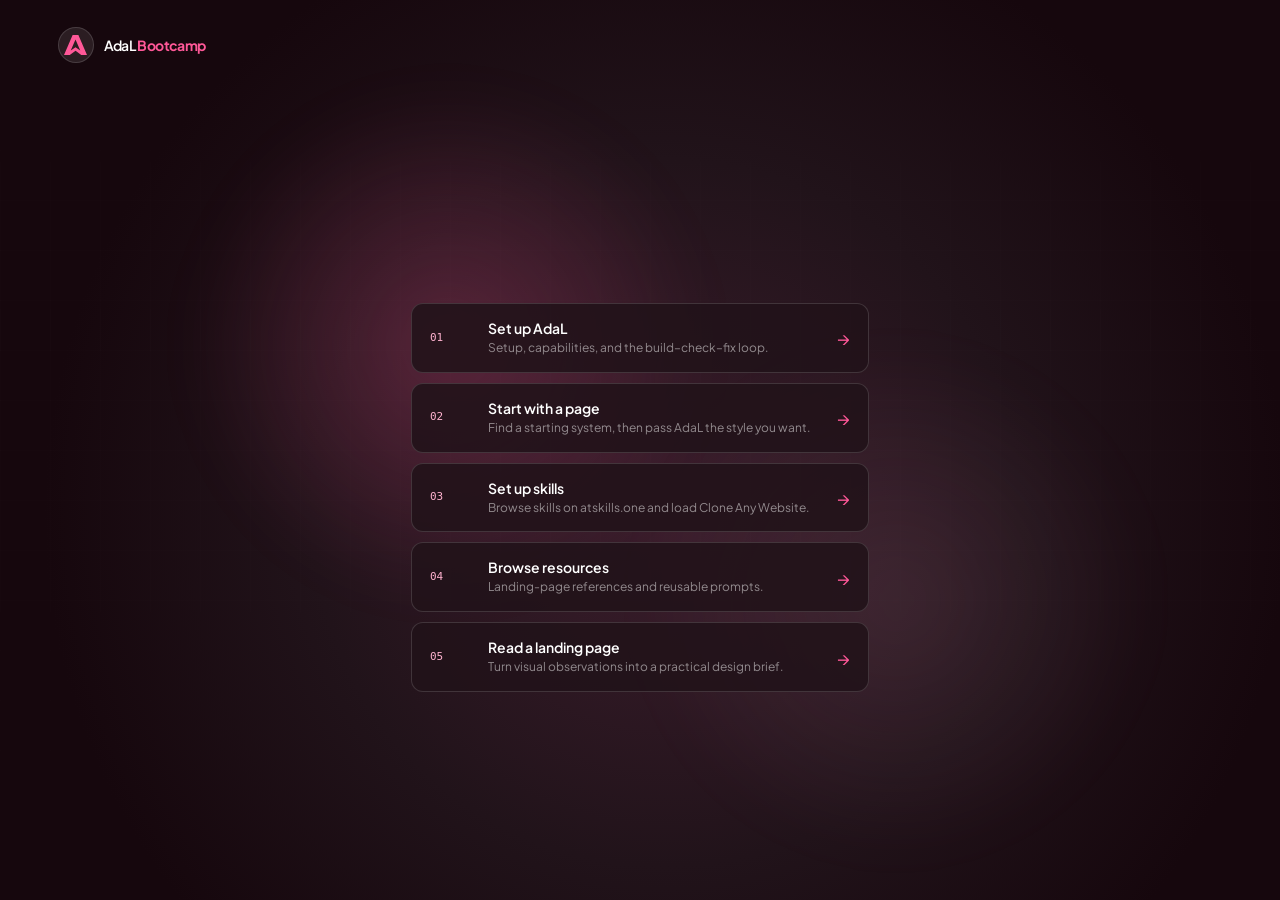
<file: index.html>
<!doctype html>
<html lang="en">
<head>
  <meta charset="UTF-8">
  <meta name="viewport" content="width=device-width, initial-scale=1.0">
  <meta name="description" content="AdaL Bootcamp is a practical class for designing, checking, and shipping AI-assisted landing pages.">
  <title>AdaL Bootcamp — Landing Page Design</title>
  <link rel="stylesheet" href="landing.css">
  <script src="landing.js" defer></script>
</head>
<body>
  <main class="landing-shell" id="top">
    <div class="backdrop" aria-hidden="true">
      <div class="backdrop__glow backdrop__glow--pink"></div>
      <div class="backdrop__glow backdrop__glow--green"></div>
      <div class="backdrop__grid"></div>
    </div>

    <header class="site-header">
      <a class="brand" href="#top" aria-label="AdaL Bootcamp home">
        <span class="brand__mark"><img src="assets/adal-logo.svg" alt=""></span>
        <span>AdaL <strong>Bootcamp</strong></span>
      </a>


    </header>

    <section class="class-picker" id="class-sections">
      <div class="section-list reveal" style="--delay: 240ms">
        <a class="section-card" target="_blank" rel="noopener" href="slides/01-setup.html"><span class="section-number">01</span><span><strong>Set up AdaL</strong><small>Setup, capabilities, and the build–check–fix loop.</small></span><span class="section-arrow">→</span></a>
        <a class="section-card" target="_blank" rel="noopener" href="slides/03-two-ways.html"><span class="section-number">02</span><span><strong>Start with a page</strong><small>Find a starting system, then pass AdaL the style you want.</small></span><span class="section-arrow">→</span></a>
        <a class="section-card" target="_blank" rel="noopener" href="slides/04-skills-setup.html"><span class="section-number">03</span><span><strong>Set up skills</strong><small>Browse skills on atskills.one and load Clone Any Website.</small></span><span class="section-arrow">→</span></a>
        <a class="section-card" target="_blank" rel="noopener" href="slides/04-resources.html"><span class="section-number">04</span><span><strong>Browse resources</strong><small>Landing-page references and reusable prompts.</small></span><span class="section-arrow">→</span></a>
        <a class="section-card" target="_blank" rel="noopener" href="slides/05-read-a-landing-page.html"><span class="section-number">05</span><span><strong>Read a landing page</strong><small>Turn visual observations into a practical design brief.</small></span><span class="section-arrow">→</span></a>
      </div>

    </section>
  </main>
</body>
</html>
</file>
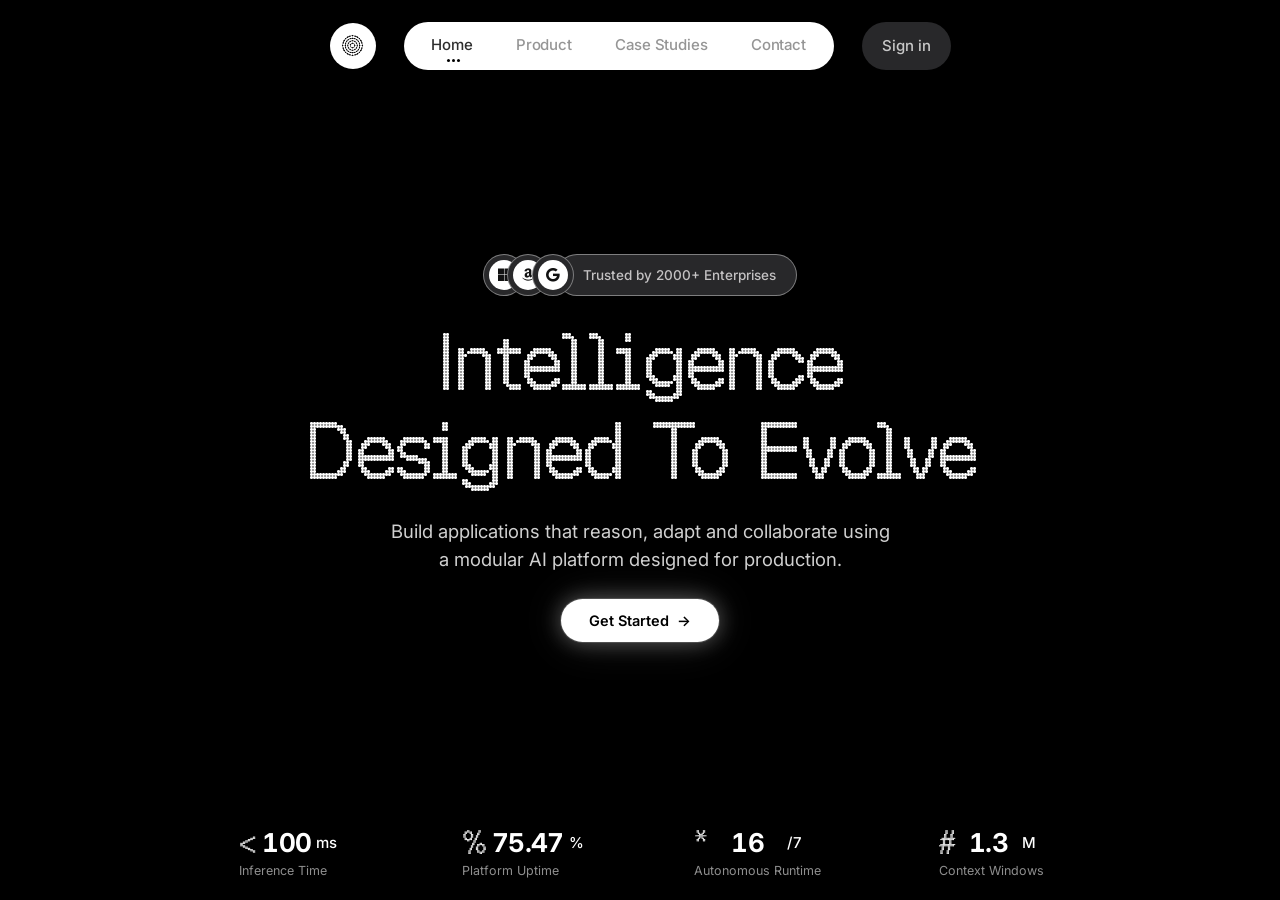
<file: class-demo/index.html>
<!doctype html>
<html lang="en">
<head>
  <meta charset="UTF-8">
  <meta name="viewport" content="width=device-width, initial-scale=1.0">
  <meta name="theme-color" content="#000000">
  <title>Intelligence Designed To Evolve</title>
  <link rel="icon" href="data:image/svg+xml,%3Csvg xmlns='http://www.w3.org/2000/svg' viewBox='0 0 64 64'%3E%3Ccircle cx='32' cy='32' r='30' fill='white'/%3E%3Ccircle cx='32' cy='32' r='12' fill='black'/%3E%3C/svg%3E">
  <link rel="preconnect" href="https://fonts.googleapis.com">
  <link rel="preconnect" href="https://fonts.gstatic.com" crossorigin>
  <link href="https://fonts.googleapis.com/css2?family=Inter:wght@400;500;600&display=swap" rel="stylesheet">
  <link href="https://db.onlinewebfonts.com/c/8cb707a9b8a73f8a7403336b861c3074?family=BubbledotICG-FinePos" rel="stylesheet">
  <link href="https://cdnjs.cloudflare.com/ajax/libs/font-awesome/6.5.2/css/all.min.css" rel="stylesheet" integrity="sha512-SnH5WK+bZxgPHs44uWIX+LLJAJ9/2PkPKZ5QiAj6Ta86w+fsb2TkcmfRyVX3pBnMFcV7oQPJkl9QevSCWr3W6A==" crossorigin="anonymous">
  <link rel="stylesheet" href="styles.css">
</head>
<body>
  <div class="bg" aria-hidden="true">
    <video class="bg-video" autoplay muted loop playsinline>
      <source src="https://d8j0ntlcm91z4.cloudfront.net/user_38xzZboKViGWJOttwIXH07lWA1P/hf_20260809_012548_ef22562c-c0ae-4816-ad9d-f8922af4e6a7.mp4" type="video/mp4">
    </video>
  </div>
  <div class="page">
    <header class="site-header anim" style="--d:.05s">
      <a class="logo" href="#top" aria-label="GLMFlash home"><img src="assets/logo.webp" alt="" width="52" height="52"></a>
      <nav class="desktop-nav" aria-label="Primary navigation">
        <a class="active" href="#top" aria-current="page">Home</a><a href="#product">Product</a><a href="#proof">Case Studies</a><a href="#contact">Contact</a>
      </nav>
      <a class="sign-in desktop-sign-in" href="#contact">Sign in</a>
      <button class="menu-toggle" type="button" aria-label="Open menu" aria-expanded="false" aria-controls="mobile-menu"><span></span><span></span><span></span></button>
    </header>
    <div class="menu-overlay" data-menu-close hidden></div>
    <nav class="mobile-menu" id="mobile-menu" aria-label="Mobile navigation" hidden>
      <a class="active" href="#top" aria-current="page">Home</a><a href="#product">Product</a><a href="#proof">Case Studies</a><a href="#contact">Contact</a><a class="mobile-sign-in" href="#contact">Sign in</a>
    </nav>
    <main id="top" class="hero">
      <div class="trust anim" style="--d:.05s" id="proof"><div class="avatars" aria-label="Trusted by Microsoft, Amazon, and Google"><span class="avatar"><i class="fa-brands fa-microsoft"></i></span><span class="avatar"><i class="fa-brands fa-amazon"></i></span><span class="avatar"><i class="fa-brands fa-google"></i></span></div><span class="trust-pill">Trusted by 2000+ Enterprises</span></div>
      <h1 class="headline"><span>Intelligence</span><span>Designed To Evolve</span></h1>
      <p class="subhead anim" style="--d:.28s" id="product">Build applications that reason, adapt and collaborate using a modular AI platform designed for production.</p>
      <a class="cta anim" style="--d:.4s" href="#contact">Get Started <span aria-hidden="true">→</span></a>
    </main>
    <footer class="stats" id="contact" aria-label="Platform metrics">
      <div class="stat anim" style="--d:.5s"><span class="stat-icon">&lt;</span><strong data-target="120" data-decimals="0">0</strong><b>ms</b><small>Inference Time</small></div>
      <div class="stat anim" style="--d:.58s"><span class="stat-icon">%</span><strong data-target="99.99" data-decimals="2">0</strong><b>%</b><small>Platform Uptime</small></div>
      <div class="stat anim" style="--d:.66s"><span class="stat-icon">*</span><strong data-target="24" data-decimals="0">0</strong><b>/7</b><small>Autonomous Runtime</small></div>
      <div class="stat anim" style="--d:.74s"><span class="stat-icon">#</span><strong data-target="2.4" data-decimals="1">0</strong><b>M</b><small>Context Windows</small></div>
    </footer>
  </div>
  <script src="main.js"></script>
</body>
</html>
</file>
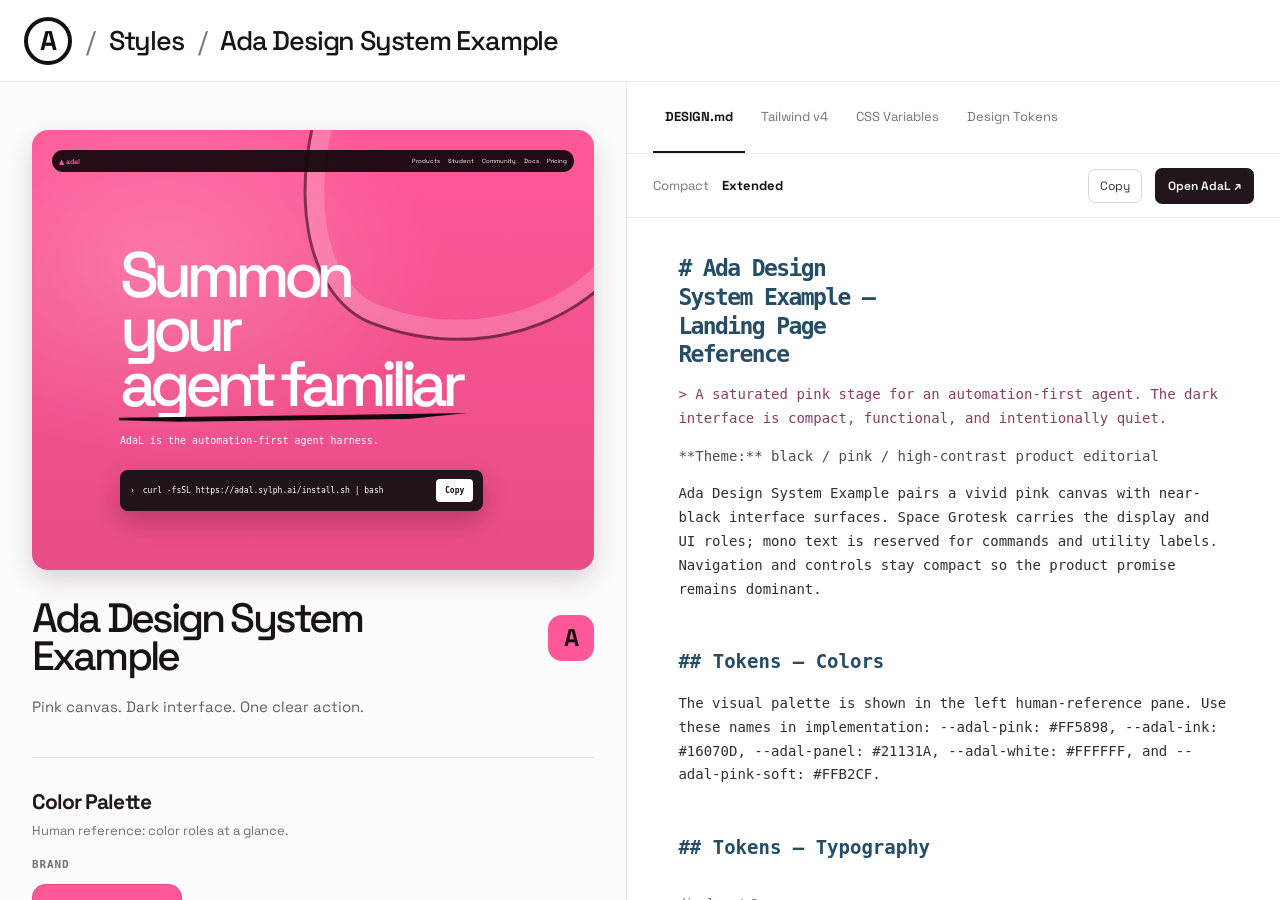
<file: adal-design-system-example.html>
<!doctype html>
<html lang="en">
<head>
  <meta charset="UTF-8">
  <meta name="viewport" content="width=device-width, initial-scale=1.0">
  <meta name="description" content="Class-only Ada Design System Example.">
  <title>Ada Design System Example — Design System Reference</title>
  <link rel="stylesheet" href="shared.css">
  <link rel="preconnect" href="https://fonts.googleapis.com">
  <link rel="preconnect" href="https://fonts.gstatic.com" crossorigin>
  <link href="https://fonts.googleapis.com/css2?family=Space+Grotesk:wght@400;500;600;700&display=swap" rel="stylesheet">
  <style>
    :root { --ink:#16070d; --panel:#21131a; --pink:#ff5898; --pink-soft:#ffb2cf; --cream:#fffafa; --line:#e9e6e7; --text:#191317; --muted:#746e72; --code:#274b65; --mono:"SF Mono",Menlo,Consolas,monospace; --sans:"Space Grotesk",system-ui,sans-serif; }
    * { box-sizing:border-box; } html,body { height:100%; } body { margin:0; overflow:hidden; background:var(--cream); color:var(--text); font-family:var(--sans); }
    button,a { font:inherit; } button { cursor:pointer; }
    .topbar { height:82px; display:flex; align-items:center; gap:14px; padding:0 24px; border-bottom:1px solid var(--line); background:#fff; font-size:27px; letter-spacing:-.045em; }.mark { display:grid; place-items:center; width:48px; height:48px; border:4px solid #111; border-radius:50%; color:#111; font-size:27px; font-weight:800; }.slash { color:#777; }.crumb { font-weight:500; }
    .app { display:grid; grid-template-columns:minmax(390px, 49%) minmax(480px, 51%); height:calc(100vh - 82px); }
    .preview-pane { overflow:auto; border-right:1px solid var(--line); background:#fcfbfb; }.preview-wrap { width:min(100% - 64px, 740px); margin:48px auto 70px; }.live-preview { position:relative; min-height:440px; overflow:hidden; padding:20px; border-radius:16px; background:radial-gradient(ellipse 75% 66% at 23% 30%,rgba(255,255,255,.2),transparent 66%),linear-gradient(180deg,#ff5898 0%,#e84d87 100%); color:#fff; box-shadow:0 10px 25px rgba(22,7,13,.16); }.live-preview::after { position:absolute; top:-30%; right:-11%; width:62%; aspect-ratio:1; border:3px solid rgba(22,7,13,.53); border-radius:49% 51% 63% 37% / 40% 42% 58% 60%; box-shadow:inset 0 0 0 18px rgba(255,255,255,.18); content:""; transform:rotate(21deg); }.preview-nav { position:relative; z-index:1; display:flex; align-items:center; justify-content:space-between; height:22px; padding:0 7px; border-radius:999px; background:rgba(22,7,13,.94); color:#fff; font-size:6px; }.preview-nav strong { color:var(--pink); font-size:7px; }.preview-nav span { display:flex; gap:8px; }.preview-body { position:relative; z-index:1; margin:76px 0 0 13%; }.preview-body h1 { max-width:8.5ch; margin:0; color:#fff; font-size:clamp(2.25rem, 5vw, 4.5rem); font-weight:500; line-height:.85; letter-spacing:-.095em; }.brush { position:relative; display:inline-block; }.brush::after { position:absolute; right:-2%; bottom:-.17em; left:-.02em; height:.14em; background:#16070d; clip-path:polygon(0 53%,73% 16%,100% 0,83% 66%,17% 96%,0 80%); content:""; }.preview-body p { max-width:29rem; margin:22px 0 0; color:#fff; font:500 10px/1.5 var(--mono); }.command { display:flex; align-items:center; gap:8px; width:min(80%,370px); min-height:41px; margin-top:22px; padding:0 10px; border-radius:8px; background:#21131a; box-shadow:0 10px 24px rgba(68,9,33,.3); color:#fff; font:500 8px var(--mono); }.command b { color:var(--pink-soft); }.command span { overflow:hidden; text-overflow:ellipsis; white-space:nowrap; }.command button { margin-left:auto; padding:7px 9px; border:0; border-radius:4px; background:#fff; color:#16070d; font-size:8px; font-weight:700; }
    .preview-copy { padding:30px 0 0; }.preview-title { display:flex; align-items:center; justify-content:space-between; gap:15px; }.preview-title h1 { margin:0; color:var(--text); font-family:var(--sans); font-size:clamp(2.1rem,3.2vw,3.5rem); font-weight:500; letter-spacing:-.07em; }.adal-mini { display:grid; place-items:center; width:46px; height:46px; border-radius:14px; background:var(--pink); color:var(--ink); font-size:24px; font-weight:900; }.preview-copy > p { max-width:47rem; margin:20px 0 0; color:#625d60; font-size:15px; line-height:1.55; }.human-section { margin-top:38px; padding-top:30px; border-top:1px solid var(--line); }.human-section h2 { margin:0; color:#21181c; font-size:21px; letter-spacing:-.045em; }.human-section > p { margin:7px 0 18px; color:#746e72; font-size:13px; line-height:1.45; }.palette-group + .palette-group { margin-top:25px; }.palette-label { margin:0 0 12px !important; color:#746e72 !important; font:600 10px/1 var(--mono) !important; letter-spacing:.08em; text-transform:uppercase; }.human-color-grid { display:grid; grid-template-columns:repeat(2,minmax(0,1fr)); gap:18px 14px; }.human-color-grid--brand { grid-template-columns:minmax(0,150px); }.human-color { min-width:0; }.human-color-swatch { width:100%; aspect-ratio:1.55; border:1px solid rgba(22,7,13,.13); border-radius:14px; }.human-color b { display:block; margin-top:9px; color:#21181c; font-size:13px; letter-spacing:-.03em; }.human-color code { display:block; margin-top:3px; color:#746e72; font:11px/1.35 var(--mono); }.human-color span { display:block; margin-top:7px; color:#625d60; font-size:11px; line-height:1.4; }.type-scale { overflow:hidden; border:1px solid var(--line); border-radius:14px; }.type-sample { display:grid; grid-template-columns:100px 1fr; gap:13px; align-items:center; padding:14px 15px; border-bottom:1px solid var(--line); }.type-sample:last-child { border-bottom:0; }.type-meta { color:#746e72; font:10px/1.4 var(--mono); }.type-meta b { display:block; color:#454045; font-weight:600; }.type-hero { font-size:38px; font-weight:500; line-height:.86; letter-spacing:-.085em; }.type-heading { font-size:24px; font-weight:500; letter-spacing:-.065em; }.type-body { font-size:14px; line-height:1.35; }.type-mono { font:12px/1.35 var(--mono); }.shape-grid { display:grid; grid-template-columns:repeat(3,1fr); gap:12px; }.shape-card { min-width:0; }.shape-sample { display:grid; min-height:72px; place-items:center; border:1px solid rgba(22,7,13,.14); background:#21131a; color:#fff; font:10px var(--mono); }.shape-card:nth-child(1) .shape-sample { border-radius:8px; }.shape-card:nth-child(2) .shape-sample { border-radius:12px; }.shape-card:nth-child(3) .shape-sample { border-radius:999px; }.shape-card b { display:block; margin-top:8px; font-size:12px; }.shape-card span { display:block; margin-top:3px; color:#746e72; font:10px/1.35 var(--mono); }.elevation { display:grid; grid-template-columns:1fr 1fr; gap:14px; }.elevation-sample { min-height:95px; padding:14px; border:1px solid rgba(22,7,13,.16); border-radius:12px; background:#21131a; box-shadow:0 13px 23px rgba(68,9,33,.22); color:#fff; font-size:12px; }.elevation-sample--flat { background:#fff; box-shadow:none; color:#21181c; }.guideline-group + .guideline-group { margin-top:24px; }.guideline-label { margin:0 0 9px !important; color:#746e72 !important; font:600 10px/1 var(--mono) !important; letter-spacing:.08em; text-transform:uppercase; }.guideline { display:grid; grid-template-columns:16px 1fr; gap:8px; padding:8px 0; color:#423b3f; font-size:12px; line-height:1.45; }.guideline::before { color:#0eae70; content:'✓'; }.guideline--dont::before { color:#e25a70; content:'×'; }
    .spec-pane { display:flex; min-width:0; flex-direction:column; overflow:hidden; background:#fff; }.tabs { display:flex; gap:4px; min-height:72px; padding:0 26px; overflow-x:auto; border-bottom:1px solid var(--line); }.tab { flex:0 0 auto; padding:0 12px; border:0; border-bottom:2px solid transparent; background:transparent; color:#787276; font-size:13px; }.tab.is-active { border-bottom-color:#171214; color:#171214; font-weight:700; }.toolbar { display:flex; align-items:center; gap:13px; min-height:64px; padding:0 26px; border-bottom:1px solid var(--line); }.toolbar label { color:#777; font-size:13px; }.toolbar label.is-active { color:#171214; font-weight:700; }.toolbar-spacer { flex:1; }.download { padding:8px 11px; border:1px solid #ddd9da; border-radius:7px; background:#fff; color:#343034; font-size:12px; }.open-site { padding:10px 13px; border:0; border-radius:7px; background:#20161b; color:#fff; font-size:12px; font-weight:600; text-decoration:none; }
    .spec { flex:1; overflow:auto; padding:36px clamp(26px,4vw,64px) 90px; }.doc { width:min(100%, 880px); }.doc h1 { margin:0; color:#264d67; font:600 23px/1.25 var(--mono); }.doc h2 { margin:48px 0 18px; color:#264d67; font:600 19px/1.3 var(--mono); }.doc h3 { margin:30px 0 12px; color:#264d67; font:600 15px/1.3 var(--mono); }.doc p { max-width:76ch; color:#332d30; font:14px/1.7 var(--mono); }.code-view { margin:0; color:#283e50; font:12px/1.72 var(--mono); white-space:pre-wrap; word-break:break-word; }.lead { color:#8b3d62 !important; }.meta { color:#514b4e !important; }.palette-group + .palette-group { margin-top:30px; }.palette-label { margin:0 0 12px !important; color:#746e72 !important; font:600 11px/1.2 var(--mono) !important; letter-spacing:.08em; text-transform:uppercase; }.palette-grid { display:grid; grid-template-columns:repeat(4,minmax(0,1fr)); gap:16px; }.palette-grid--brand { grid-template-columns:minmax(0,180px); }.color-card { min-width:0; }.color-swatch { width:100%; aspect-ratio:1.45; border:1px solid rgba(22,7,13,.13); border-radius:16px; }.color-card b { display:block; margin-top:11px; color:#21181c; font-size:13px; letter-spacing:-.03em; }.color-card code { display:block; margin-top:3px; color:#746e72; font:11px/1.35 var(--mono); }.color-card span { display:block; margin-top:8px; color:#5f585c; font-size:12px; line-height:1.45; }.type-row { display:grid; grid-template-columns:160px 1fr; gap:20px; padding:19px 0; border-bottom:1px solid #eee8ea; }.type-row:last-child { border-bottom:0; }.type-name { color:#746e72; font:12px var(--mono); }.type-example { font-family:var(--sans); font-size:clamp(18px,2vw,31px); letter-spacing:-.065em; }.type-example.mono { font:500 clamp(14px,1.35vw,20px) var(--mono); letter-spacing:-.035em; }.list { display:grid; gap:10px; padding:0; list-style:none; }.list li { display:grid; grid-template-columns:120px 1fr; gap:14px; padding:13px 0; border-bottom:1px solid #eee8ea; color:#514b4e; font:13px/1.55 var(--mono); }.list b { color:#264d67; }.notice { margin-top:36px; padding:18px 20px; border-left:3px solid var(--pink); background:#fff5f8; color:#503b43; font:12px/1.65 var(--mono); white-space:pre-wrap; }
    @media(max-width:900px) { body { overflow:auto; }.topbar { height:64px; padding:0 16px; font-size:21px; }.mark { width:38px; height:38px; border-width:3px; font-size:21px; }.app { display:block; height:auto; }.preview-pane { overflow:visible; border-right:0; border-bottom:1px solid var(--line); }.preview-wrap { width:min(100% - 40px,620px); margin:28px auto 42px; }.human-section { margin-top:30px; }.spec-pane { min-height:770px; }.tabs { min-height:58px; padding:0 12px; }.toolbar { min-height:56px; padding:0 16px; }.toolbar label { display:none; }.toolbar label.is-active { display:block; }.download { display:none; }.spec { padding:28px 20px 60px; }.doc h1 { font-size:18px; }.doc h2 { margin-top:36px; font-size:16px; }.doc p { font-size:12px; }.type-row,.list li { grid-template-columns:1fr; gap:7px; }.live-preview { min-height:350px; }.preview-body { margin:56px 0 0 8%; }.preview-copy > p { font-size:13px; } }
  </style>
</head>
<body>
  <header class="topbar"><span class="mark">A</span><span class="slash">/</span><span class="crumb">Styles</span><span class="slash">/</span><span class="crumb">Ada Design System Example</span></header>
  <main class="app">
    <aside class="preview-pane" aria-label="Ada Design System Example landing page preview">
      <div class="preview-wrap">
        <article class="live-preview">
          <div class="preview-nav"><strong>▲ adal</strong><span>Products　 Student　 Community　 Docs　 Pricing</span></div>
          <div class="preview-body"><h1>Summon your<br><span class="brush">agent familiar</span></h1><p>AdaL is the automation-first agent harness.</p><div class="command"><b>›</b><span>curl -fsSL https://adal.sylph.ai/install.sh | bash</span><button type="button">Copy</button></div></div>
        </article>
        <div class="preview-copy"><div class="preview-title"><h1>Ada Design System Example</h1><span class="adal-mini">A</span></div><p>Pink canvas. Dark interface. One clear action.</p></div>
        <section class="human-section" aria-label="Ada Design System Example color palette"><h2>Color Palette</h2><p>Human reference: color roles at a glance.</p><div class="palette-group"><p class="palette-label">Brand</p><div class="human-color-grid human-color-grid--brand"><article class="human-color"><div class="human-color-swatch" style="background:#ff5898"></div><b>AdaL Pink</b><code>#FF5898</code><span>Primary page canvas and identity signal.</span></article></div></div><div class="palette-group"><p class="palette-label">Accent</p><div class="human-color-grid"><article class="human-color"><div class="human-color-swatch" style="background:#ffffff"></div><b>Hero White</b><code>#FFFFFF</code><span>Display type and high-priority actions.</span></article><article class="human-color"><div class="human-color-swatch" style="background:#ffb2cf"></div><b>Pink Soft</b><code>#FFB2CF</code><span>Prompt marks and small supporting accents.</span></article></div></div><div class="palette-group"><p class="palette-label">Neutrals</p><div class="human-color-grid"><article class="human-color"><div class="human-color-swatch" style="background:#16070d"></div><b>Ink</b><code>#16070D</code><span>Navigation, outlines, and contrast anchor.</span></article><article class="human-color"><div class="human-color-swatch" style="background:#21131a"></div><b>Panel</b><code>#21131A</code><span>Command shells and raised controls.</span></article></div></div></section>
        <section class="human-section" aria-label="Ada Design System Example typography"><h2>Typography</h2><p>Space Grotesk carries the product voice. Mono text carries utility.</p><div class="type-scale"><div class="type-sample"><span class="type-meta"><b>Display</b>80px · 500 · .88</span><span class="type-hero">Summon</span></div><div class="type-sample"><span class="type-meta"><b>Heading</b>32px · 500 · .95</span><span class="type-heading">One clear action.</span></div><div class="type-sample"><span class="type-meta"><b>Body</b>16px · 500 · 1.55</span><span class="type-body">A concise product explanation.</span></div><div class="type-sample"><span class="type-meta"><b>Utility</b>12px · mono · 1.4</span><span class="type-mono">curl -fsSL … | bash</span></div></div></section>
        <section class="human-section" aria-label="Ada Design System Example spacing and shape"><h2>Spacing &amp; Shape</h2><p>One simple geometry system keeps the interface quiet.</p><div class="shape-grid"><article class="shape-card"><div class="shape-sample">CARD</div><b>8px</b><span>Cards</span></article><article class="shape-card"><div class="shape-sample">COMMAND</div><b>12px</b><span>Commands</span></article><article class="shape-card"><div class="shape-sample">PILL</div><b>999px</b><span>Nav / CTA</span></article></div><div class="elevation" style="margin-top:16px"><div class="elevation-sample">Navigation<br><small>Soft warm shadow</small></div><div class="elevation-sample elevation-sample--flat">Content<br><small>Border only</small></div></div></section>
        <section class="human-section" aria-label="Ada Design System Example guidelines"><h2>Guidelines</h2><div class="guideline-group"><p class="guideline-label">Do</p><div class="guideline">Use pink as the page world and near-black for functional interface surfaces.</div><div class="guideline">Keep one dominant promise and one useful action in the hero.</div><div class="guideline">Use one expressive focal visual; let the rest stay quiet.</div></div><div class="guideline-group"><p class="guideline-label">Don’t</p><div class="guideline guideline--dont">Add unrelated accent colors or competing gradients.</div><div class="guideline guideline--dont">Use multiple primary CTAs in one viewport.</div><div class="guideline guideline--dont">Turn utility text into the visual headline.</div></div></section>
      </div>
    </aside>

    <section class="spec-pane" aria-label="Ada Design System Example design specification">
      <nav class="tabs" aria-label="Specification format"><button class="tab is-active" type="button" data-tab="design">DESIGN.md</button><button class="tab" type="button" data-tab="tailwind">Tailwind v4</button><button class="tab" type="button" data-tab="css">CSS Variables</button><button class="tab" type="button" data-tab="tokens">Design Tokens</button></nav>
      <div class="toolbar"><label>Compact</label><label class="is-active">Extended</label><span class="toolbar-spacer"></span><button class="download" type="button" id="copy-spec">Copy</button><a class="open-site" href="https://adalagent.ai/" target="_blank" rel="noopener">Open AdaL ↗</a></div>
      <article class="spec" id="spec-scroll"><div class="doc" id="design">
        <h1># Ada Design System Example — Landing Page Reference</h1>
        <p class="lead">&gt; A saturated pink stage for an automation-first agent. The dark interface is compact, functional, and intentionally quiet.</p>
        <p class="meta">**Theme:** black / pink / high-contrast product editorial</p>
        <p>Ada Design System Example pairs a vivid pink canvas with near-black interface surfaces. Space Grotesk carries the display and UI roles; mono text is reserved for commands and utility labels. Navigation and controls stay compact so the product promise remains dominant.</p>

        <h2>## Tokens — Colors</h2>
        <p>The visual palette is shown in the left human-reference pane. Use these names in implementation: <code>--adal-pink: #FF5898</code>, <code>--adal-ink: #16070D</code>, <code>--adal-panel: #21131A</code>, <code>--adal-white: #FFFFFF</code>, and <code>--adal-pink-soft: #FFB2CF</code>.</p>

        <h2>## Tokens — Typography</h2>
        <div class="type-row"><span class="type-name">display / Space Grotesk</span><span class="type-example">Summon your agent familiar</span></div>
        <div class="type-row"><span class="type-name">interface / Space Grotesk</span><span class="type-example" style="font-size:20px;font-weight:600">One strong message. One useful action.</span></div>
        <div class="type-row"><span class="type-name">utility / mono</span><span class="type-example mono">curl -fsSL https://adal.sylph.ai/install.sh | bash</span></div>

        <h2>## Spacing &amp; Shape</h2>
        <ul class="list"><li><b>Base unit</b><span>Use a 4px rhythm. Let larger gaps scale in clear multiples rather than inventing one-off spacing.</span></li><li><b>Page frame</b><span>Keep content wide but bounded: the hero breathes, while commands and paragraphs maintain readable line lengths.</span></li><li><b>Surface radius</b><span>Use 12px for command surfaces and 999px only for navigation or button pills.</span></li><li><b>Depth</b><span>Use a subtle border and one soft warm shadow beneath dark floating surfaces. Do not stack shadows.</span></li></ul>

        <h2>## Layout Rules</h2>
        <ul class="list"><li><b>Hero</b><span>One oversized two-line promise, short technical explanation, then the install command.</span></li><li><b>Interface</b><span>Float dark, rounded controls on the pink canvas. Keep labels small and readable.</span></li><li><b>Focal object</b><span>Use one expressive visual—such as the page-peel mascot—not several competing decorations.</span></li><li><b>Chapters</b><span>Each product section gets one outcome, one proof point, and one visual demonstration.</span></li><li><b>Mobile</b><span>Preserve pink canvas and dark command surface; collapse navigation and stack content without horizontal overflow.</span></li></ul>

        <h2>## Guidelines</h2>
        <ul class="list"><li><b>Do</b><span>Use pink as the large product canvas and near-black as the functional control layer.</span></li><li><b>Do</b><span>Keep Space Grotesk tight and oversized for product promises; reserve mono text for commands, tabs, and utility labels.</span></li><li><b>Do</b><span>Let one expressive visual carry personality while the rest of the interface stays quiet.</span></li><li><b>Don’t</b><span>Turn every section pink, add competing gradients, or introduce unrelated chromatic accents.</span></li><li><b>Don’t</b><span>Use several primary CTAs in one viewport or decorate the layout until the product message is harder to read.</span></li></ul>

        <h2>## Component Kit</h2>
        <ul class="list"><li><b>Header</b><span>Mascot icon, centered dark nav pill, white conversion action.</span></li><li><b>Command</b><span>Dark terminal surface with mono command text and an explicit copy button.</span></li><li><b>Underline</b><span>Irregular dark brush mark beneath the hero’s emphasis phrase.</span></li><li><b>Proof</b><span>Logos, workflow steps, and product screenshots remain secondary to the promise.</span></li></ul>

        <div class="notice"><b>&gt;</b> Build an original landing page for MY_PRODUCT using this visual system as direction only. Use a saturated pink hero canvas, near-black floating interface surfaces, oversized tight white display type, compact mono utility text, and one expressive focal visual. Keep one product promise, one short explanation, and one practical primary action. Do not copy AdaL’s brand, words, mascot, or assets. Verify desktop and mobile in a browser.</div>
      </div></article>
    </section>
  </main>
  <script>
    const tabs = document.querySelectorAll('.tab');
    const scroll = document.getElementById('spec-scroll');
    const doc = document.getElementById('design');
    const designMarkup = doc.innerHTML;
    const tabContent = {
      tailwind: `// Ada Design System Example landing-page direction — Tailwind v4
// Apply these tokens before composing the hero and product chapters.

@theme {
  --font-display: "Space Grotesk", system-ui, sans-serif;
  --font-ui: "Space Grotesk", system-ui, sans-serif;
  --font-utility: "SF Mono", Menlo, monospace;
  --color-adal-pink: #FF5898;
  --color-adal-ink: #16070D;
  --color-adal-panel: #21131A;
  --color-adal-pink-soft: #FFB2CF;
}

<section className="relative overflow-hidden bg-adal-pink text-white">
  <header className="mx-auto flex max-w-[2200px] items-center justify-between px-6 py-6">
    <div className="h-12 w-12 rounded-full border border-white/15 bg-adal-panel" />
    <nav className="rounded-full border border-white/10 bg-adal-panel px-5 py-3 font-utility text-xs" />
  </header>
  <div className="mx-auto max-w-[2200px] px-6 pb-16 pt-28 lg:px-16">
    <h1 className="font-display text-[clamp(3.25rem,4.8vw,7rem)] font-medium leading-[.88] tracking-[-.06em]">
      Summon your<br />agent familiar
    </h1>
    <p className="mt-10 max-w-xl font-utility text-sm leading-6">One concise product explanation.</p>
    <div className="mt-10 max-w-[680px] rounded-xl border border-white/25 bg-adal-panel p-4 font-utility">› install command</div>
  </div>
</section>

// Rules: pink is the canvas; near-black is the interface.
// Use one large promise, one expressive visual, and one primary action.`,
      css: `:root {
  --adal-pink: #FF5898;
  --adal-ink: #16070D;
  --adal-panel: #21131A;
  --adal-pink-soft: #FFB2CF;
  --adal-white: #FFFFFF;
  --font-display: "Space Grotesk", system-ui, sans-serif;
  --font-utility: "SF Mono", Menlo, monospace;
}

.landing-hero {
  position: relative;
  overflow: hidden;
  min-height: 100svh;
  padding: clamp(5rem, 10vw, 10rem) clamp(1.5rem, 7vw, 8.75rem);
  color: var(--adal-white);
  background:
    radial-gradient(ellipse 75% 68% at 23% 30%, rgba(255,255,255,.19), transparent 67%),
    linear-gradient(180deg, var(--adal-pink), #E84D87);
}

.landing-hero h1 {
  max-width: 10ch;
  margin: 0;
  font: 500 clamp(3.25rem, 7.2vw, 8.1rem)/.88 var(--font-display);
  letter-spacing: -.085em;
}

.command-surface {
  display: flex;
  align-items: center;
  width: min(100%, 680px);
  margin-top: 2rem;
  padding: 1.25rem;
  border: 1px solid rgba(255,255,255,.24);
  border-radius: 12px;
  background: var(--adal-panel);
  box-shadow: 0 22px 48px rgba(68,9,33,.31);
  font-family: var(--font-utility);
}

@media (max-width: 760px) {
  .landing-hero { min-height: auto; padding-block: 5rem; }
  .landing-hero h1 { font-size: clamp(3.1rem, 14vw, 5.4rem); }
}`,
      tokens: `{
  "color": {
    "adal-pink": { "value": "#FF5898", "role": "Primary page canvas and identity signal" },
    "adal-ink": { "value": "#16070D", "role": "Navigation, outlines, and contrast anchor" },
    "adal-panel": { "value": "#21131A", "role": "Command shells and raised controls" },
    "adal-white": { "value": "#FFFFFF", "role": "Hero display type and actions" },
    "adal-pink-soft": { "value": "#FFB2CF", "role": "Prompt marks and supporting accents" }
  },
  "typography": {
    "display": { "family": "Space Grotesk", "weight": 500, "lineHeight": 0.88, "tracking": "-0.06em" },
    "ui": { "family": "Space Grotesk", "weight": 500, "lineHeight": 1.5 },
    "utility": { "family": "SF Mono", "weight": 500, "lineHeight": 1.4 }
  },
  "spacing": { "base": "4px", "section": "80px", "element": "20px", "card": "32px" },
  "radius": { "card": "8px", "command": "12px", "pill": "999px" },
  "rules": [
    "Pink is the product canvas; ink is the control layer.",
    "Use one oversized promise and one practical primary action.",
    "Use one expressive focal visual per viewport.",
    "Stack content on mobile; do not allow horizontal overflow."
  ]
}`
    };
    tabs.forEach((tab) => tab.addEventListener('click', () => {
      tabs.forEach((item) => item.classList.remove('is-active'));
      tab.classList.add('is-active');
      const key = tab.dataset.tab;
      if (key === 'design') {
        doc.innerHTML = designMarkup;
      } else {
        const code = document.createElement('pre');
        code.className = 'code-view';
        code.textContent = tabContent[key];
        doc.replaceChildren(code);
      }
      scroll.scrollTo({ top: 0, behavior: 'smooth' });
    }));
    document.getElementById('copy-spec').addEventListener('click', async (event) => {
      const button = event.currentTarget;
      const text = document.querySelector('.doc').innerText;
      const fallbackCopy = () => {
        const textarea = document.createElement('textarea');
        textarea.value = text;
        textarea.setAttribute('readonly', '');
        textarea.style.cssText = 'position:fixed;opacity:0;pointer-events:none;';
        document.body.appendChild(textarea);
        textarea.select();
        const copied = document.execCommand('copy');
        textarea.remove();
        return copied;
      };
      try {
        if (navigator.clipboard?.writeText) await navigator.clipboard.writeText(text);
        else if (!fallbackCopy()) throw new Error('Copy unavailable');
        button.textContent = 'Copied';
      } catch {
        button.textContent = fallbackCopy() ? 'Copied' : 'Select text';
      }
      setTimeout(() => { button.textContent = 'Copy'; }, 1400);
    });
  </script>
</body>
</html>
</file>
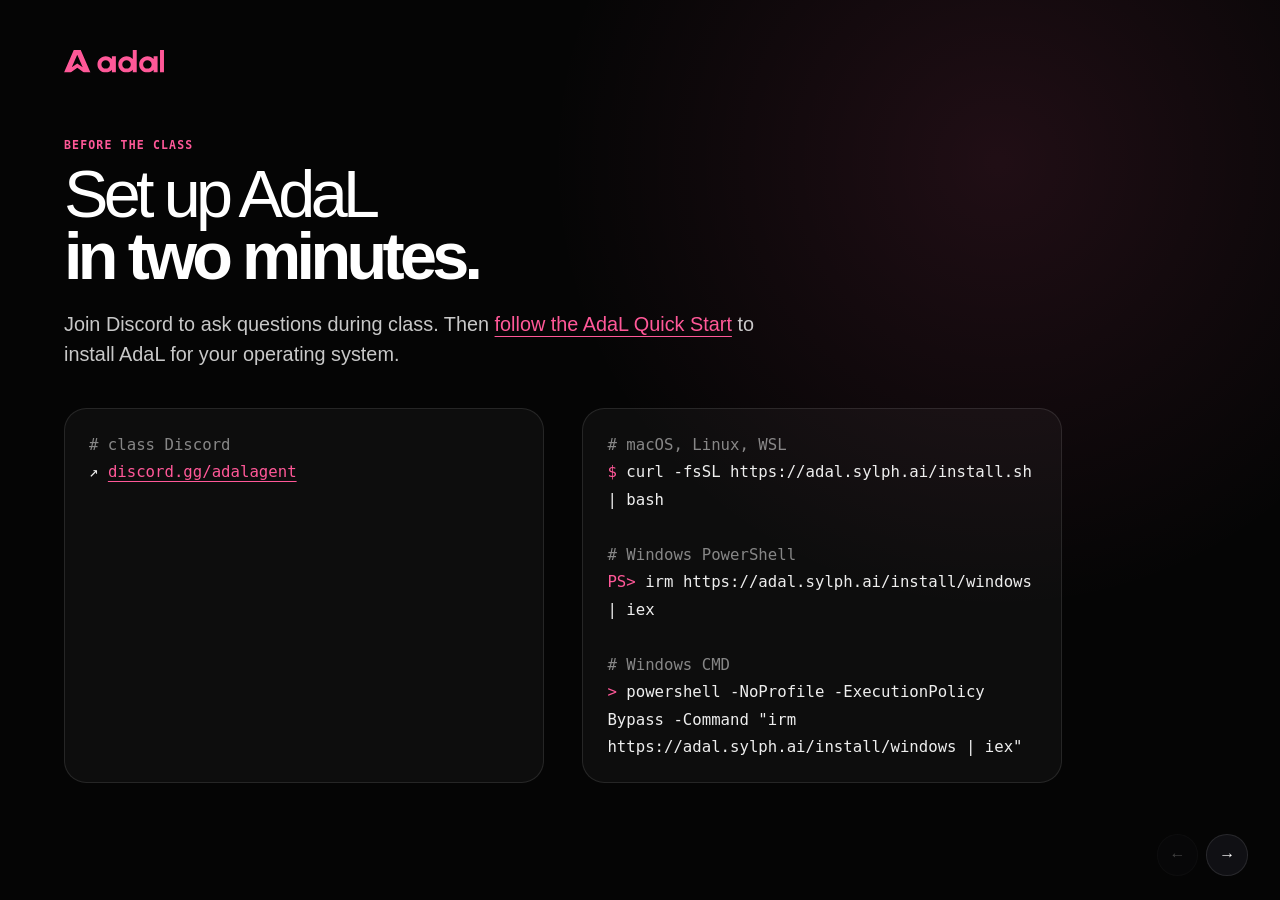
<file: slides/01-setup.html>
<!doctype html>
<html lang="en">
<head>
  <meta charset="UTF-8">
  <meta name="viewport" content="width=device-width, initial-scale=1.0">
  <title>Set Up AdaL — V2</title>
  <style>
    :root{--base:#050505;--surface:#0a0a0a;--border:rgba(255,255,255,.1);--pink:#ff5898;--text:#fff;--body:rgba(255,255,255,.78);--muted:rgba(255,255,255,.5)}
    *{box-sizing:border-box}body{margin:0;background:var(--base);color:var(--text);font-family:Inter,-apple-system,BlinkMacSystemFont,"Segoe UI",sans-serif;overflow-y:auto}.deck{width:100vw;min-height:100vh}.slide{display:none;position:relative;min-height:100vh;padding:clamp(2rem,5vw,5rem);background:radial-gradient(circle at 78% 18%,rgba(255,88,152,.11),transparent 28rem),var(--base)}.slide.active{display:flex;flex-direction:column}.top{display:flex;justify-content:space-between;align-items:center}.brand img{width:100px;height:auto}.count{color:var(--muted);font:500 .72rem "SF Mono",Menlo,monospace}.content{width:100%;max-width:none;margin:auto}.terminal{max-width:1215px}.eyebrow{margin:0;color:var(--pink);font:600 .72rem/1 "SF Mono",Menlo,monospace;letter-spacing:.1em;text-transform:uppercase}h1{max-width:15ch;margin:.8rem 0 0;font-size:clamp(2.8rem,6vw,6.2rem);font-weight:400;letter-spacing:-.07em;line-height:.92}h1 strong{font-weight:650}.lede{max-width:42rem;margin:1.35rem 0 0;color:var(--body);font-size:clamp(1rem,1.7vw,1.32rem);line-height:1.55}.terminal{max-width:860px;margin-top:2rem;padding:1.35rem 1.5rem;border:1px solid var(--border);border-radius:1.4rem;background:rgba(255,255,255,.035);font:clamp(.75rem,1.25vw,.98rem)/1.75 "SF Mono",Menlo,monospace;color:#eee}.comment{color:var(--muted)}.pink{color:var(--pink)}.terminal a,.lede a{color:var(--pink);text-decoration-color:var(--pink);text-underline-offset:.25em}.lede a:hover,.terminal a:hover{color:#ffb2cf}.commands{max-width:950px;margin-top:2rem;border-top:1px solid var(--border)}.command{display:grid;grid-template-columns:11rem 1fr;gap:1rem;padding:1.1rem 0;border-bottom:1px solid var(--border)}.command code{color:var(--pink);font:600 .95rem "SF Mono",Menlo,monospace}.command p{margin:0;color:var(--body);line-height:1.45}.modes{display:grid;grid-template-columns:repeat(3,1fr);gap:1rem;margin-top:2rem}.mode{min-height:13rem;padding:1.45rem;border:1px solid var(--border);border-radius:1.4rem;background:rgba(255,255,255,.025)}.mode.yolo{border-color:rgba(255,88,152,.6);background:rgba(255,88,152,.07)}.mode .label{color:var(--pink);font:600 .72rem "SF Mono",Menlo,monospace;letter-spacing:.08em}.mode h2{margin:.8rem 0 0;font-size:1.5rem;font-weight:500;letter-spacing:-.04em}.mode p{margin:.65rem 0 0;color:var(--body);line-height:1.5}.model{display:grid;grid-template-columns:1fr 1fr;gap:clamp(2rem,6vw,6rem);align-items:center}.model img{width:100%;max-height:52vh;object-fit:contain;border:1px solid var(--border);border-radius:1.4rem}.nav{position:fixed;right:2rem;bottom:1.5rem;display:flex;gap:.5rem}.nav button{width:2.6rem;height:2.6rem;border:1px solid var(--border);border-radius:50%;background:#101014;color:#fff;font-size:1rem;cursor:pointer}.nav button:disabled{opacity:.25}.nav button:hover:not(:disabled){border-color:var(--pink);color:var(--pink)}
    @media(max-width:680px){body{overflow:auto}.slide{min-height:100vh;overflow:auto;padding:1.35rem 1.25rem 5rem}.content{margin:3rem auto}.terminal{padding:1rem;font-size:.72rem;overflow-wrap:anywhere}.commands{margin-top:1.5rem}.command{grid-template-columns:1fr;gap:.35rem}.modes,.model{grid-template-columns:1fr}.mode{min-height:unset}.model img{max-height:35vh}.nav{right:1rem;bottom:1rem}.top .count{display:none}}
  </style>
  <link rel="stylesheet" href="../shared.css?v=wide-stage-20260911">
</head>
<body>
<div class="deck">
  <section class="slide active">
    <div class="top"><a class="brand" href="../index.html"><img src="../assets/adal-logo-horizontal.svg" alt="AdaL"></a></div>
    <main class="content"><p class="eyebrow">Before the class</p><h1>Set up AdaL<br><strong>in two minutes.</strong></h1><p class="lede">Join Discord to ask questions during class. Then <a href="https://docs.sylph.ai/getting-started/quickstart" target="_blank" rel="noopener">follow the AdaL Quick Start</a> to install AdaL for your operating system.</p><div class="two-column"><div class="terminal"><div class="comment"># class Discord</div><div>↗ <a href="https://discord.gg/adalagent" target="_blank" rel="noopener">discord.gg/adalagent</a></div></div><div class="terminal"><div class="comment"># macOS, Linux, WSL</div><div><span class="pink">$</span> curl -fsSL https://adal.sylph.ai/install.sh | bash</div><br><div class="comment"># Windows PowerShell</div><div><span class="pink">PS&gt;</span> irm https://adal.sylph.ai/install/windows | iex</div><br><div class="comment"># Windows CMD</div><div><span class="pink">&gt;</span> powershell -NoProfile -ExecutionPolicy Bypass -Command "irm https://adal.sylph.ai/install/windows | iex"</div></div></div></main>
  </section>
  <section class="slide">
    <div class="top"><a class="brand" href="../index.html"><img src="../assets/adal-logo-horizontal.svg" alt="AdaL"></a></div>
    <main class="content">
      <p class="eyebrow">The class</p>
      <h1>Direct code<br>to <strong>design.</strong></h1>
      <p class="lede">This is not the traditional landing-page process: design files, handoff, implementation, then rounds of feedback. You give AdaL a reference or prompt, it builds the page in code, and browser and video checks improve the next pass.</p>
      <div class="terminal"><div class="comment">reference or prompt → code → browser check → fix → live page</div></div>
    </main>
  </section>

  <section class="slide"><div class="top"><a class="brand" href="../index.html"><img src="../assets/adal-logo-horizontal.svg" alt="AdaL"></a></div><main class="content"><p class="eyebrow">Launch</p><h1>Open your project.<br><strong>Start AdaL.</strong></h1><div class="terminal"><div><span class="pink">$</span> cd my-project</div><div><span class="pink">$</span> adal</div><br><div class="comment">Opening browser for authentication…</div><div>Authenticated. Ready.</div></div></main></section>
  <section class="slide"><div class="top"><a class="brand" href="../index.html"><img src="../assets/adal-logo-horizontal.svg" alt="AdaL"></a></div><main class="content"><p class="eyebrow">Shift + Tab</p><h1>Choose a<br><strong>mode.</strong></h1><p class="lede">Cycle through the modes with Shift + Tab.</p><div class="modes"><article class="mode"><span class="label">STRICT</span><h2>Ask first.</h2></article><article class="mode"><span class="label">ACCEPT EDITS</span><h2>Apply edits.</h2></article><article class="mode yolo"><span class="label">YOLO</span><h2>Run the loop.</h2></article></div></main></section>
  <section class="slide"><div class="top"><a class="brand" href="../index.html"><img src="../assets/adal-logo-horizontal.svg" alt="AdaL"></a></div><main class="content model"><div><p class="eyebrow">Models for this class</p><h1>Choose your<br><strong>model.</strong></h1><p class="lede">Use GPT 5.6 Terra or GPT 5.6 Luna for this class. Choose between them in <code>/model</code> based on the task.</p><div class="terminal"><div><span class="pink">GPT 5.6 Terra</span> · strong planning and implementation</div><div><span class="pink">GPT 5.6 Luna</span> · fast iteration and feedback</div></div></div><img src="../assets/screenshots/02-model.png" alt="AdaL model picker"></main></section>
  <section class="slide"><div class="top"><a class="brand" href="../index.html"><img src="../assets/adal-logo-horizontal.svg" alt="AdaL"></a></div><main class="content"><p class="eyebrow">On-demand browser use</p><h1>Test and improve<br><strong>in the browser.</strong></h1><p class="lede">Browser use helps AdaL check your page, find design problems, and improve the next version. It turns on automatically when the task needs it.</p></main></section>
  <section class="slide"><div class="top"><a class="brand" href="../index.html"><img src="../assets/adal-logo-horizontal.svg" alt="AdaL"></a></div><main class="content"><p class="eyebrow">On-demand video use</p><h1>Use video to inspect<br><strong>the motion.</strong></h1><p class="lede">Video helps AdaL inspect animation effects frame by frame and record proof of the design for review or a pull request.</p><div class="terminal"><div class="comment">animation → inspect → record → share proof</div></div></main></section>
  <section class="slide"><div class="top"><a class="brand" href="../index.html"><img src="../assets/adal-logo-horizontal.svg" alt="AdaL"></a></div><main class="content"><p class="eyebrow">Try these prompts</p><h1>Ask AdaL to<br><strong>look and explain.</strong></h1><div class="terminal"><div class="comment"># open the site</div><div>Open a browser and navigate to https://adalagent.ai/</div><br><div class="comment"># inspect the landing page</div><div>Navigate the browser, record a video of the landing page, and explain its visual effects, animation, and interaction. Turn those observations into clear instructions for building an original page inspired by the design. Do not copy the brand, words, or assets.</div></div></main></section>
</div>
<div class="nav"><button id="prev" onclick="changeSlide(-1)" aria-label="Previous slide">←</button><button id="next" onclick="changeSlide(1)" aria-label="Next slide">→</button></div>
<script>let current=0;const slides=document.querySelectorAll('.slide');function show(n){slides[current].classList.remove('active');current=Math.max(0,Math.min(n,slides.length-1));slides[current].classList.add('active');prev.disabled=current===0;next.disabled=current===slides.length-1}function changeSlide(d){show(current+d)}document.addEventListener('keydown',e=>{if(e.key==='ArrowRight'||e.key===' ')changeSlide(1);if(e.key==='ArrowLeft')changeSlide(-1)});show(0)</script>
</body>
</html>
</file>
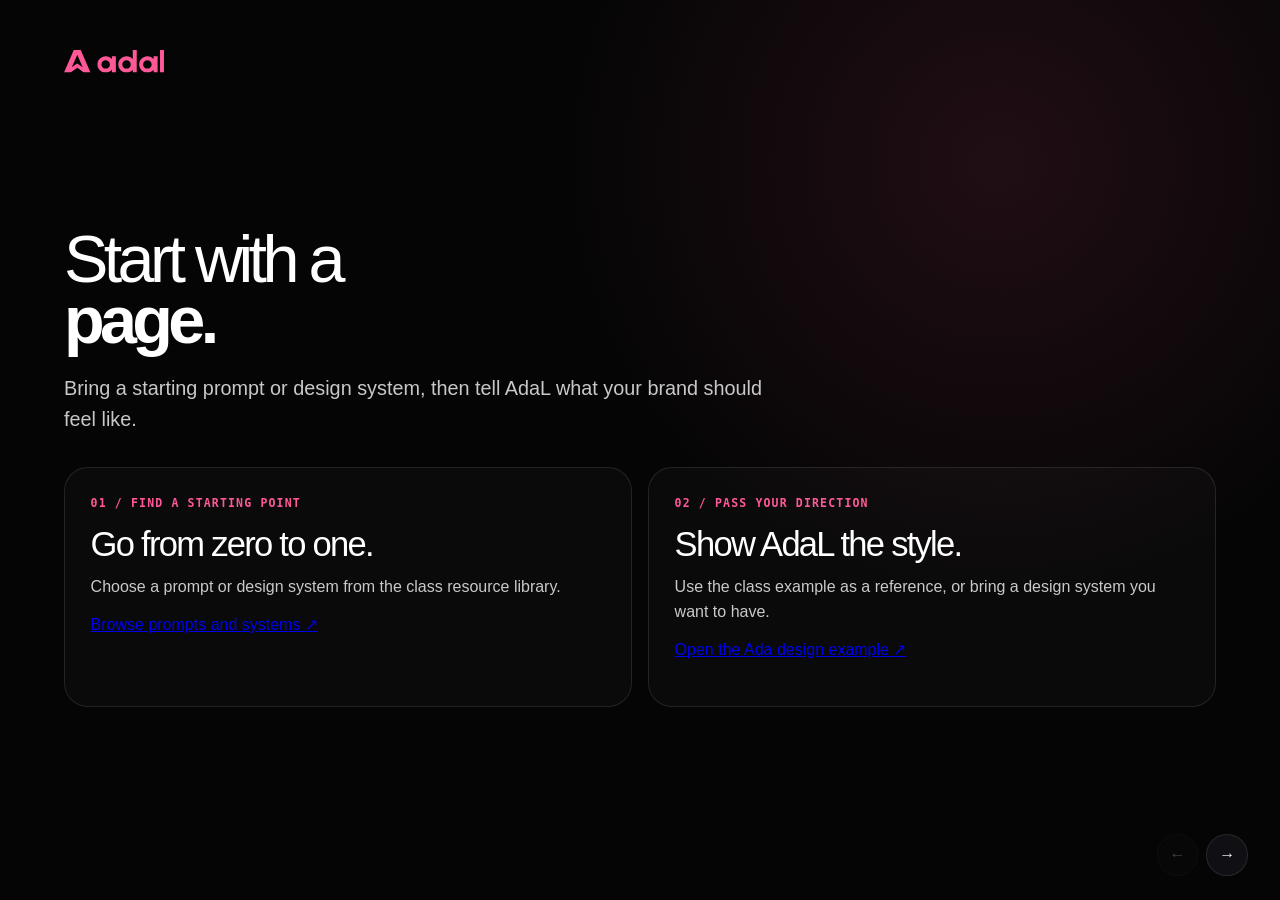
<file: slides/03-two-ways.html>
<!doctype html>
<html lang="en">
<head>
  <meta charset="UTF-8">
  <meta name="viewport" content="width=device-width, initial-scale=1.0">
  <title>Start with a Page — V2</title>
  <style>
    :root{--base:#050505;--surface:#0a0a0a;--border:rgba(255,255,255,.1);--pink:#ff5898;--text:#fff;--body:rgba(255,255,255,.78);--muted:rgba(255,255,255,.5)}
    *{box-sizing:border-box}body{margin:0;background:var(--base);color:var(--text);font-family:Inter,-apple-system,BlinkMacSystemFont,"Segoe UI",sans-serif;overflow-y:auto}.deck{width:100vw;min-height:100vh}.slide{display:none;position:relative;min-height:100vh;padding:clamp(2rem,5vw,5rem);background:radial-gradient(circle at 78% 18%,rgba(255,88,152,.11),transparent 28rem),var(--base)}.slide.active{display:flex;flex-direction:column}.top{display:flex;justify-content:space-between;align-items:center}.brand img{width:100px;height:auto}.count{display:none}.content{width:100%;max-width:none;margin:auto}.shot{max-width:1215px}.eyebrow{margin:0;color:var(--pink);font:600 .72rem/1 "SF Mono",Menlo,monospace;letter-spacing:.1em;text-transform:uppercase}h1{max-width:16ch;margin:.8rem 0 0;font-size:clamp(2.8rem,6vw,6.2rem);font-weight:400;letter-spacing:-.07em;line-height:.92}h1 strong{font-weight:650}.lede{max-width:43rem;margin:1.35rem 0 0;color:var(--body);font-size:clamp(1rem,1.7vw,1.32rem);line-height:1.55}.choices{display:grid;grid-template-columns:1fr 1fr;gap:1rem;margin-top:2rem}.choice{min-height:15rem;padding:1.6rem;border:1px solid var(--border);border-radius:1.5rem;background:rgba(255,255,255,.025)}.choice h2{margin:1rem 0 0;font-size:clamp(1.6rem,2.7vw,2.3rem);font-weight:450;letter-spacing:-.05em;line-height:1.02}.choice p{margin:.8rem 0 0;color:var(--body);line-height:1.55}.label{color:var(--pink);font:600 .72rem "SF Mono",Menlo,monospace;letter-spacing:.1em}.split{display:grid;grid-template-columns:1fr 1fr;gap:clamp(2rem,6vw,6rem);align-items:center}.steps{margin-top:1.6rem;border-top:1px solid var(--border)}.step{display:grid;grid-template-columns:3rem 1fr;gap:.9rem;padding:.85rem 0;border-bottom:1px solid var(--border)}.num{color:var(--pink);font:600 .75rem "SF Mono",Menlo,monospace;padding-top:.25rem}.step h2{margin:0;font-size:1.12rem;font-weight:550;letter-spacing:-.03em}.step p{margin:.25rem 0 0;color:var(--body);line-height:1.45}.panel{padding:2rem;border:1px solid var(--border);border-radius:1.5rem;background:radial-gradient(circle at 70% 10%,rgba(255,88,152,.18),transparent 33%),rgba(255,255,255,.025)}.panel h2{margin:.8rem 0 0;font-size:clamp(1.6rem,3vw,2.5rem);font-weight:450;letter-spacing:-.05em;line-height:1.02}.panel p{margin:1rem 0 0;color:var(--body);line-height:1.55}.prompt{margin-top:1.25rem;padding:1rem 1.1rem;border:1px solid var(--border);border-radius:1rem;background:#101014;color:#dedbe1;font:clamp(.72rem,1.1vw,.88rem)/1.55 "SF Mono",Menlo,monospace}.prompt{position:relative}.prompt b{color:var(--pink)}.copy-prompt{position:absolute;top:.7rem;right:.7rem;border:1px solid var(--pink);border-radius:.65rem;padding:.4rem .65rem;background:var(--pink);color:#210913;font:600 .7rem Inter,-apple-system,BlinkMacSystemFont,"Segoe UI",sans-serif;cursor:pointer}.copy-prompt:hover{background:#ffb2cf}.shot{width:100%;max-height:53vh;object-fit:contain;border:1px solid var(--border);border-radius:1.4rem;box-shadow:0 18px 45px rgba(0,0,0,.28)}.caption{margin:.75rem 0 0;color:var(--muted);font-size:.84rem;line-height:1.45}.nav{position:fixed;right:2rem;bottom:1.5rem;display:flex;gap:.5rem}.nav button{width:2.6rem;height:2.6rem;border:1px solid var(--border);border-radius:50%;background:#101014;color:#fff;font-size:1rem;cursor:pointer}.nav button:disabled{opacity:.25}.nav button:hover:not(:disabled){border-color:var(--pink);color:var(--pink)}
    @media(max-width:680px){body{overflow:auto}.slide{min-height:100vh;overflow:auto;padding:1.35rem 1.25rem 5rem}.content{margin:3rem auto}.top .count{display:none}.choices,.split{grid-template-columns:1fr}.choice{min-height:unset}.panel{padding:1.35rem}.shot{max-height:38vh}.nav{right:1rem;bottom:1rem}}
  </style>
  <link rel="stylesheet" href="../shared.css?v=wide-stage-20260911">
</head>
<body>
<div class="deck">
  <section class="slide active"><div class="top"><a class="brand" href="../index.html"><img src="../assets/adal-logo-horizontal.svg" alt="AdaL"></a></div><main class="content"><h1>Start with a<br><strong>page.</strong></h1><p class="lede">Bring a starting prompt or design system, then tell AdaL what your brand should feel like.</p><div class="choices"><article class="choice"><span class="label">01 / FIND A STARTING POINT</span><h2>Go from zero to one.</h2><p>Choose a prompt or design system from the class resource library.</p><p><a href="04-resources.html">Browse prompts and systems ↗</a></p></article><article class="choice"><span class="label">02 / PASS YOUR DIRECTION</span><h2>Show AdaL the style.</h2><p>Use the class example as a reference, or bring a design system you want to have.</p><p><a href="../adal-design-system-example.html" target="_blank" rel="noopener">Open the Ada design example ↗</a></p></article></div></main></section>
  <section class="slide"><div class="top"><a class="brand" href="../index.html"><img src="../assets/adal-logo-horizontal.svg" alt="AdaL"></a></div><main class="content split"><div><p class="eyebrow">Pass your direction</p><h1>Give AdaL<br><strong>the full brief.</strong></h1><p class="lede">Copy this prompt. Replace the bracketed values, then let AdaL establish a professional foundation before it builds the page.</p><div class="prompt" id="direction-prompt"><button class="copy-prompt" type="button" onclick="copyDirectionPrompt()">Copy prompt</button><b>&gt;</b> Set up a maintainable landing-page project for [BRAND / PRODUCT]. Use [REFERENCE WEBSITE] as a visual reference for the product and brand direction. Before building, inspect the reference website and extract its useful design language—composition, hierarchy, colors, typography, spacing, layout, surfaces, imagery, motion, responsive behavior, and accessibility patterns—then adapt those decisions to my product, audience, promise, and brand voice. Do not copy its brand, words, assets, or implementation.

Use the existing project stack when one is present. For a new project, use Vite 8 + React 19 + TypeScript + Tailwind CSS 4 via @tailwindcss/vite. Scaffold it with:\n\n<code>npm create vite@latest . -- --template react-ts</code>\n\nThen install the project dependencies and keep package.json, scripts, and configuration consistent with that stack. Before writing page code, create a clear scaffold with separate, reusable components, content, styles, assets, routes, and configuration. Use CSS motion unless the project explicitly needs an animation library.

Document the combined product direction, desired page structure, and reference-derived design decisions in a reusable <b>DESIGN.md</b>. Treat the provided design system as the source of truth for visual language and tokens, while using my desired structure, sections, content hierarchy, and user flow to shape the page. Combine both deliberately: keep the structure easy to understand and the visual system consistent. Encode the same source-of-truth tokens in the Tailwind theme and CSS variables: colors, fonts, type scale, spacing, radii, borders, shadows, breakpoints, and motion. Build an original responsive landing page from that system with reusable sections and content—not one-off styling. Keep the structure easy to extend and hand off. Run the existing lint and build commands, test desktop and mobile in the browser at 1440px and 390px widths, check console errors, overflow, accessibility, and motion, then fix visible issues and summarize the final structure.</div></div><aside class="panel"><span class="label">END GOAL</span><h2>From direction<br>to a <strong>reviewable PR.</strong></h2><p><strong>1.</strong> A professional landing page built from a reusable design system.<br><strong>2.</strong> AdaL runs the build, checks, and improvements automatically.<br><strong>3.</strong> A pull request with screenshots, video proof, and the final design decisions.</p></aside></main></section>
</div>
<div class="nav"><button id="prev" onclick="changeSlide(-1)" aria-label="Previous slide">←</button><button id="next" onclick="changeSlide(1)" aria-label="Next slide">→</button></div>
<script>async function copyDirectionPrompt(){const prompt=document.getElementById('direction-prompt');const button=prompt.querySelector('.copy-prompt');const copy=prompt.cloneNode(true);copy.querySelector('.copy-prompt')?.remove();try{await navigator.clipboard.writeText(copy.innerText.trim());button.textContent='Copied ✓';window.setTimeout(()=>{button.textContent='Copy prompt'},1600)}catch{button.textContent='Copy failed';window.setTimeout(()=>{button.textContent='Copy prompt'},1600)}}let current=0;const slides=document.querySelectorAll('.slide');function show(n){slides[current].classList.remove('active');current=Math.max(0,Math.min(n,slides.length-1));slides[current].classList.add('active');prev.disabled=current===0;next.disabled=current===slides.length-1}function changeSlide(d){show(current+d)}document.addEventListener('keydown',e=>{if(e.key==='ArrowRight'||e.key===' ')changeSlide(1);if(e.key==='ArrowLeft')changeSlide(-1)});show(0)</script>
</body>
</html>
</file>
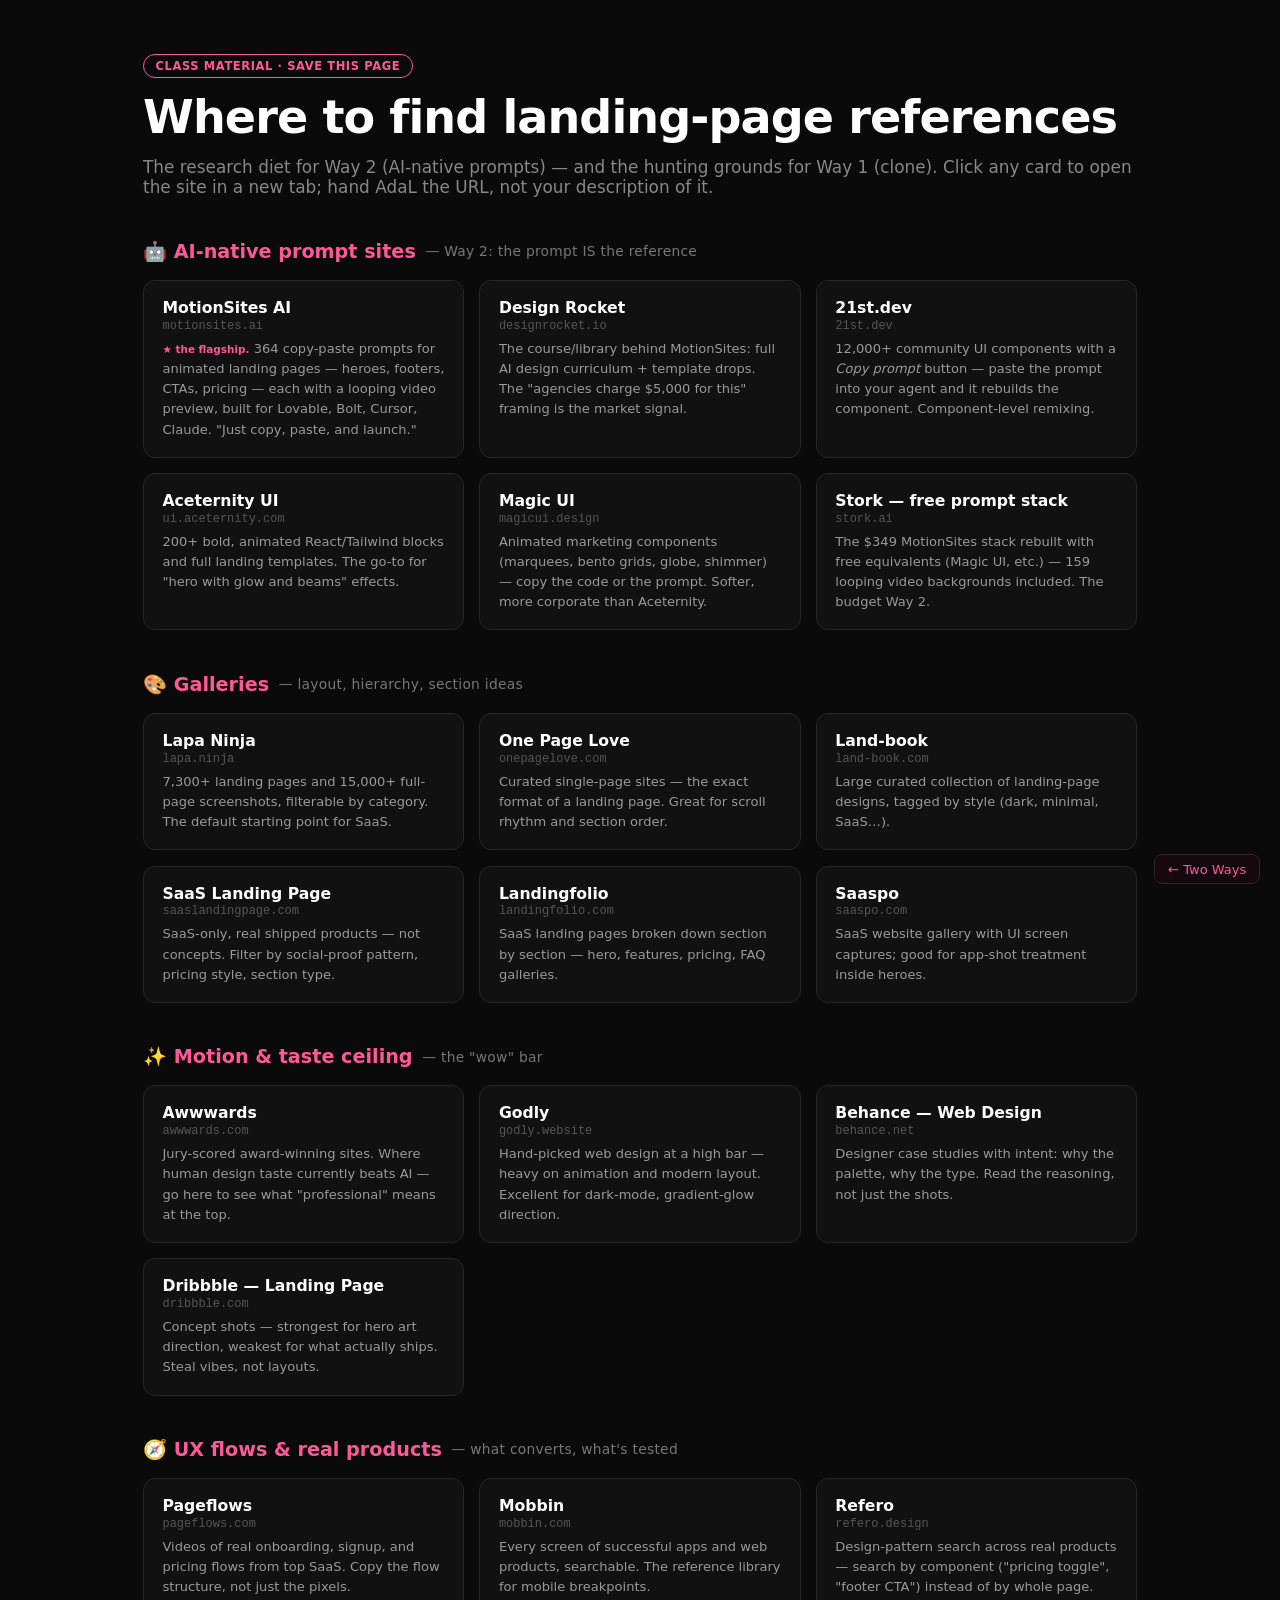
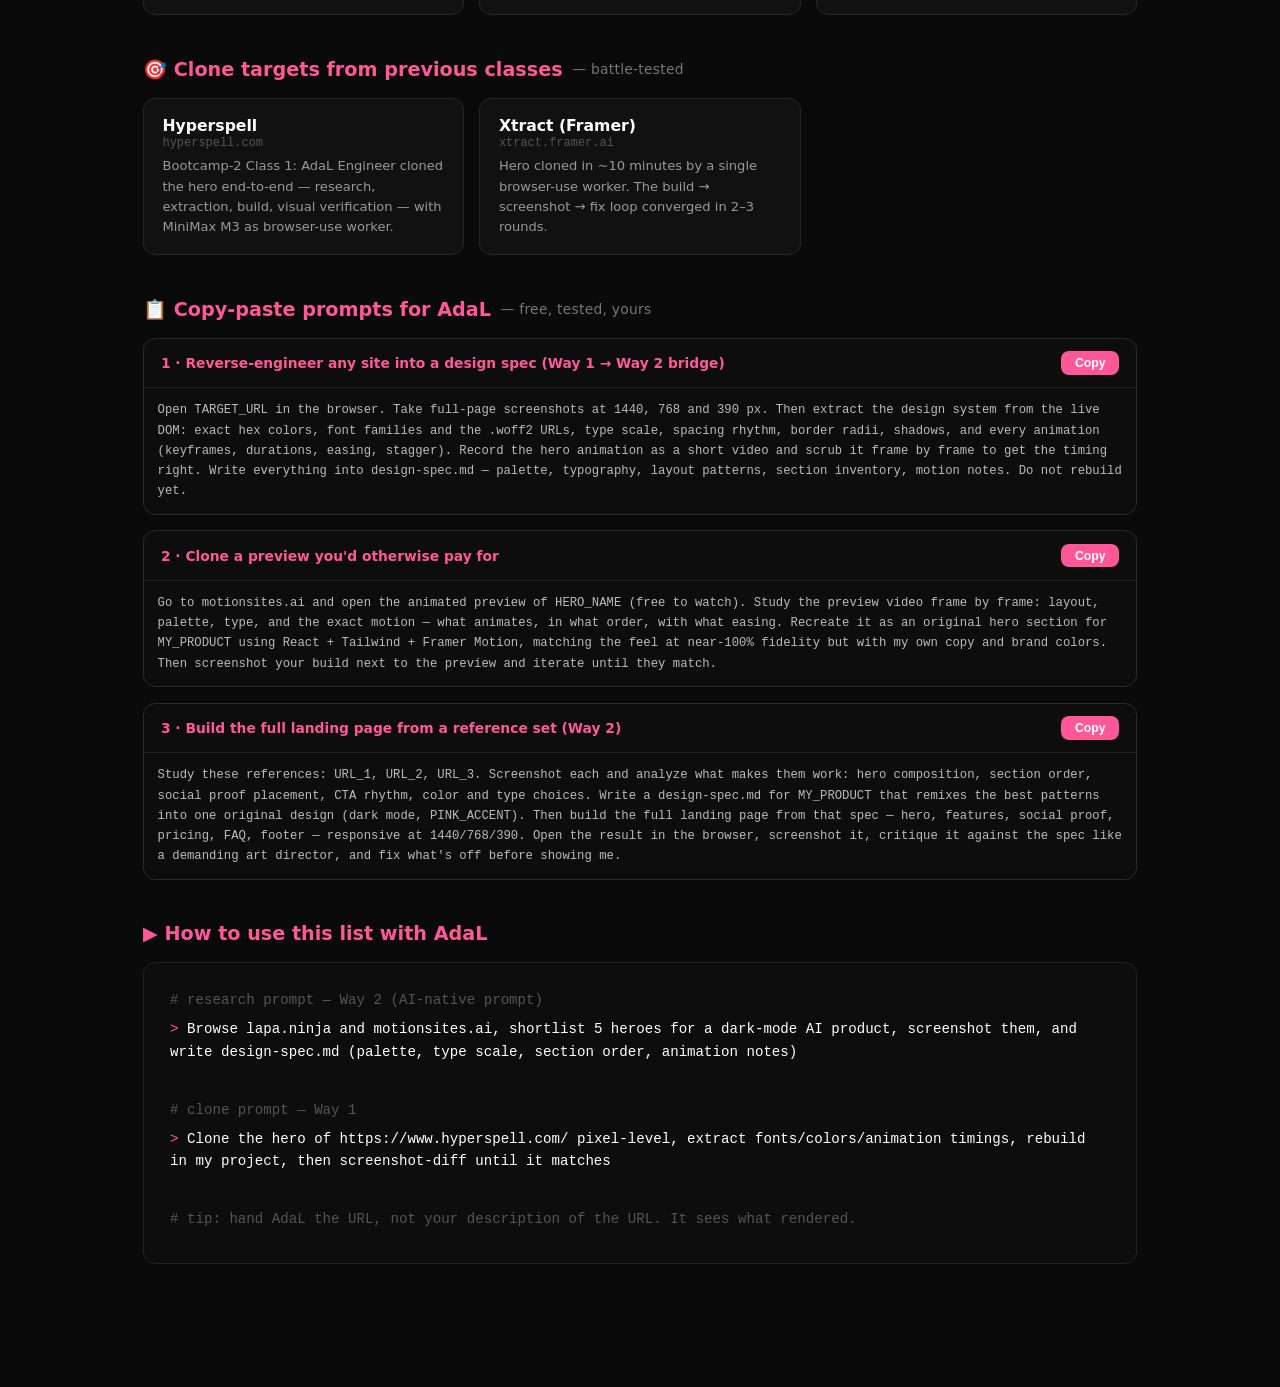
<file: slides/04-references.html>
<!DOCTYPE html>
<html lang="en">
<head>
<meta charset="UTF-8">
<meta name="viewport" content="width=device-width, initial-scale=1.0">
<title>Where to Find Landing-Page References</title>
<style>
  * { margin: 0; padding: 0; box-sizing: border-box; }
  html { font-size: clamp(13px, 1.2vw, 19px); scroll-behavior: smooth; }
  body { font-family: -apple-system, 'Segoe UI', system-ui, sans-serif; background: #0a0a0a; color: #fff; }
  .wrap { max-width: 72em; margin: 0 auto; padding: clamp(32px, 6vh, 72px) clamp(20px, 5vw, 56px) 8em; }
  .tag { display: inline-block; font-size: 0.75em; font-weight: 600; color: #FF5898; border: 1px solid #FF5898; border-radius: 99px; padding: 0.35em 1em; margin-bottom: 1em; text-transform: uppercase; letter-spacing: 0.05em; }
  h1 { font-size: clamp(2em, 5vw, 3em); font-weight: 800; letter-spacing: -0.02em; margin-bottom: 0.3em; }
  .subtitle { color: #888; font-size: 1.1em; margin-bottom: 2.2em; }
  h2 { font-size: 1.25em; font-weight: 700; color: #FF5898; margin: 2.2em 0 0.9em; display: flex; align-items: center; gap: 0.5em; }
  h2 .why { font-size: 0.72em; font-weight: 400; color: #777; letter-spacing: 0.02em; }
  .grid { display: grid; grid-template-columns: repeat(auto-fill, minmax(20em, 1fr)); gap: 1em; }
  a.site { position: relative; display: block; border: 1px solid #262626; border-radius: 12px; padding: 1.1em 1.2em; background: #111; text-decoration: none; color: inherit; transition: border-color .15s, transform .15s; }
  a.site:hover { border-color: #FF5898; transform: translateY(-2px); }
  a.site::after { content: '↗'; position: absolute; top: 0.9em; right: 1.1em; color: #FF5898; font-size: 1.1em; opacity: 0; transition: opacity .15s; }
  a.site:hover::after { opacity: 1; }
  .site .name { color: #fff; font-weight: 700; font-size: 1.02em; }
  a.site:hover .name { color: #FF5898; }
  .site .url { display: block; color: #555; font-size: 0.78em; font-family: 'SF Mono', Menlo, monospace; margin: 0.15em 0 0.5em; }
  .site p { color: #999; font-size: 0.85em; line-height: 1.55; margin: 0; }
  .site .star { color: #FF5898; font-size: 0.8em; font-weight: 600; }
  .terminal { background: #0d0d0d; border: 1px solid #222; border-radius: 12px; padding: clamp(16px, 3vw, 26px); margin-top: 1em; font-family: 'SF Mono', 'Fira Code', Menlo, monospace; }
  .terminal .prompt { color: #FF5898; }
  .terminal .cmd { color: #fff; }
  .terminal .comment { color: #555; }
  .terminal .line { margin-bottom: 0.45em; font-size: 0.92em; line-height: 1.6; }
  .promptbox { border: 1px solid #2a2a2a; border-radius: 12px; background: #0d0d0d; margin-bottom: 1em; overflow: hidden; }
  .phead { display: flex; justify-content: space-between; align-items: center; gap: 1em; padding: 0.8em 1.1em; border-bottom: 1px solid #1f1f1f; }
  .pname { color: #FF5898; font-weight: 700; font-size: 0.9em; }
  .copy { background: #FF5898; color: #fff; border: none; border-radius: 8px; padding: 0.4em 1.1em; font-size: 0.8em; font-weight: 700; cursor: pointer; flex-shrink: 0; }
  .copy:hover { filter: brightness(1.1); }
  .copy.done { background: #16a34a; }
  .promptbox pre { padding: 1em 1.1em; color: #bbb; font-family: 'SF Mono', 'Fira Code', Menlo, monospace; font-size: 0.8em; line-height: 1.65; white-space: pre-wrap; word-break: break-word; margin: 0; }
  .back { position: fixed; bottom: 1.2em; right: 1.5em; color: #FF5898; text-decoration: none; font-size: 0.85em; border: 1px solid #33232a; background: #16090e; padding: 0.5em 1em; border-radius: 8px; }
</style>
</head>
<body>
<div class="wrap">
  <span class="tag">Class material · save this page</span>
  <h1>Where to find landing-page references</h1>
  <p class="subtitle">The research diet for Way 2 (AI-native prompts) — and the hunting grounds for Way 1 (clone). Click any card to open the site in a new tab; hand AdaL the URL, not your description of it.</p>

  <h2>🤖 AI-native prompt sites <span class="why">— Way 2: the prompt IS the reference</span></h2>
  <div class="grid">
    <a class="site" href="https://motionsites.ai/" target="_blank" rel="noopener"><span class="name">MotionSites AI</span><span class="url">motionsites.ai</span><p><span class="star">★ the flagship.</span> 364 copy-paste prompts for animated landing pages — heroes, footers, CTAs, pricing — each with a looping video preview, built for Lovable, Bolt, Cursor, Claude. "Just copy, paste, and launch."</p></a>
    <a class="site" href="https://designrocket.io/" target="_blank" rel="noopener"><span class="name">Design Rocket</span><span class="url">designrocket.io</span><p>The course/library behind MotionSites: full AI design curriculum + template drops. The "agencies charge $5,000 for this" framing is the market signal.</p></a>
    <a class="site" href="https://21st.dev/" target="_blank" rel="noopener"><span class="name">21st.dev</span><span class="url">21st.dev</span><p>12,000+ community UI components with a <em>Copy prompt</em> button — paste the prompt into your agent and it rebuilds the component. Component-level remixing.</p></a>
    <a class="site" href="https://ui.aceternity.com/" target="_blank" rel="noopener"><span class="name">Aceternity UI</span><span class="url">ui.aceternity.com</span><p>200+ bold, animated React/Tailwind blocks and full landing templates. The go-to for "hero with glow and beams" effects.</p></a>
    <a class="site" href="https://magicui.design/" target="_blank" rel="noopener"><span class="name">Magic UI</span><span class="url">magicui.design</span><p>Animated marketing components (marquees, bento grids, globe, shimmer) — copy the code or the prompt. Softer, more corporate than Aceternity.</p></a>
    <a class="site" href="https://www.stork.ai/free-animated-landing-page-prompts" target="_blank" rel="noopener"><span class="name">Stork — free prompt stack</span><span class="url">stork.ai</span><p>The $349 MotionSites stack rebuilt with free equivalents (Magic UI, etc.) — 159 looping video backgrounds included. The budget Way 2.</p></a>
  </div>

  <h2>🎨 Galleries <span class="why">— layout, hierarchy, section ideas</span></h2>
  <div class="grid">
    <a class="site" href="https://www.lapa.ninja/" target="_blank" rel="noopener"><span class="name">Lapa Ninja</span><span class="url">lapa.ninja</span><p>7,300+ landing pages and 15,000+ full-page screenshots, filterable by category. The default starting point for SaaS.</p></a>
    <a class="site" href="https://onepagelove.com/" target="_blank" rel="noopener"><span class="name">One Page Love</span><span class="url">onepagelove.com</span><p>Curated single-page sites — the exact format of a landing page. Great for scroll rhythm and section order.</p></a>
    <a class="site" href="https://land-book.com/" target="_blank" rel="noopener"><span class="name">Land-book</span><span class="url">land-book.com</span><p>Large curated collection of landing-page designs, tagged by style (dark, minimal, SaaS…).</p></a>
    <a class="site" href="https://saaslandingpage.com/" target="_blank" rel="noopener"><span class="name">SaaS Landing Page</span><span class="url">saaslandingpage.com</span><p>SaaS-only, real shipped products — not concepts. Filter by social-proof pattern, pricing style, section type.</p></a>
    <a class="site" href="https://landingfolio.com/" target="_blank" rel="noopener"><span class="name">Landingfolio</span><span class="url">landingfolio.com</span><p>SaaS landing pages broken down section by section — hero, features, pricing, FAQ galleries.</p></a>
    <a class="site" href="https://saaspo.com/" target="_blank" rel="noopener"><span class="name">Saaspo</span><span class="url">saaspo.com</span><p>SaaS website gallery with UI screen captures; good for app-shot treatment inside heroes.</p></a>
  </div>

  <h2>✨ Motion &amp; taste ceiling <span class="why">— the "wow" bar</span></h2>
  <div class="grid">
    <a class="site" href="https://www.awwwards.com/" target="_blank" rel="noopener"><span class="name">Awwwards</span><span class="url">awwwards.com</span><p>Jury-scored award-winning sites. Where human design taste currently beats AI — go here to see what "professional" means at the top.</p></a>
    <a class="site" href="https://godly.website/" target="_blank" rel="noopener"><span class="name">Godly</span><span class="url">godly.website</span><p>Hand-picked web design at a high bar — heavy on animation and modern layout. Excellent for dark-mode, gradient-glow direction.</p></a>
    <a class="site" href="https://www.behance.net/galleries/web-design" target="_blank" rel="noopener"><span class="name">Behance — Web Design</span><span class="url">behance.net</span><p>Designer case studies with intent: why the palette, why the type. Read the reasoning, not just the shots.</p></a>
    <a class="site" href="https://dribbble.com/tags/landing_page" target="_blank" rel="noopener"><span class="name">Dribbble — Landing Page</span><span class="url">dribbble.com</span><p>Concept shots — strongest for hero art direction, weakest for what actually ships. Steal vibes, not layouts.</p></a>
  </div>

  <h2>🧭 UX flows &amp; real products <span class="why">— what converts, what's tested</span></h2>
  <div class="grid">
    <a class="site" href="https://www.pageflows.com/" target="_blank" rel="noopener"><span class="name">Pageflows</span><span class="url">pageflows.com</span><p>Videos of real onboarding, signup, and pricing flows from top SaaS. Copy the flow structure, not just the pixels.</p></a>
    <a class="site" href="https://mobbin.com/" target="_blank" rel="noopener"><span class="name">Mobbin</span><span class="url">mobbin.com</span><p>Every screen of successful apps and web products, searchable. The reference library for mobile breakpoints.</p></a>
    <a class="site" href="https://refero.design/" target="_blank" rel="noopener"><span class="name">Refero</span><span class="url">refero.design</span><p>Design-pattern search across real products — search by component ("pricing toggle", "footer CTA") instead of by whole page.</p></a>
  </div>

  <h2>🎯 Clone targets from previous classes <span class="why">— battle-tested</span></h2>
  <div class="grid">
    <a class="site" href="https://www.hyperspell.com/" target="_blank" rel="noopener"><span class="name">Hyperspell</span><span class="url">hyperspell.com</span><p>Bootcamp-2 Class 1: AdaL Engineer cloned the hero end-to-end — research, extraction, build, visual verification — with MiniMax M3 as browser-use worker.</p></a>
    <a class="site" href="https://xtract.framer.ai/" target="_blank" rel="noopener"><span class="name">Xtract (Framer)</span><span class="url">xtract.framer.ai</span><p>Hero cloned in ~10 minutes by a single browser-use worker. The build → screenshot → fix loop converged in 2–3 rounds.</p></a>
  </div>

  <h2>📋 Copy-paste prompts for AdaL <span class="why">— free, tested, yours</span></h2>
  <div class="promptbox">
    <div class="phead"><span class="pname">1 · Reverse-engineer any site into a design spec (Way 1 → Way 2 bridge)</span><button class="copy" onclick="copyPrompt('p1')">Copy</button></div>
    <pre id="p1">Open TARGET_URL in the browser. Take full-page screenshots at 1440, 768 and 390 px. Then extract the design system from the live DOM: exact hex colors, font families and the .woff2 URLs, type scale, spacing rhythm, border radii, shadows, and every animation (keyframes, durations, easing, stagger). Record the hero animation as a short video and scrub it frame by frame to get the timing right. Write everything into design-spec.md — palette, typography, layout patterns, section inventory, motion notes. Do not rebuild yet.</pre>
  </div>
  <div class="promptbox">
    <div class="phead"><span class="pname">2 · Clone a preview you'd otherwise pay for</span><button class="copy" onclick="copyPrompt('p2')">Copy</button></div>
    <pre id="p2">Go to motionsites.ai and open the animated preview of HERO_NAME (free to watch). Study the preview video frame by frame: layout, palette, type, and the exact motion — what animates, in what order, with what easing. Recreate it as an original hero section for MY_PRODUCT using React + Tailwind + Framer Motion, matching the feel at near-100% fidelity but with my own copy and brand colors. Then screenshot your build next to the preview and iterate until they match.</pre>
  </div>
  <div class="promptbox">
    <div class="phead"><span class="pname">3 · Build the full landing page from a reference set (Way 2)</span><button class="copy" onclick="copyPrompt('p3')">Copy</button></div>
    <pre id="p3">Study these references: URL_1, URL_2, URL_3. Screenshot each and analyze what makes them work: hero composition, section order, social proof placement, CTA rhythm, color and type choices. Write a design-spec.md for MY_PRODUCT that remixes the best patterns into one original design (dark mode, PINK_ACCENT). Then build the full landing page from that spec — hero, features, social proof, pricing, FAQ, footer — responsive at 1440/768/390. Open the result in the browser, screenshot it, critique it against the spec like a demanding art director, and fix what's off before showing me.</pre>
  </div>

  <h2>▶️ How to use this list with AdaL</h2>
  <div class="terminal">
    <div class="line"><span class="comment"># research prompt — Way 2 (AI-native prompt)</span></div>
    <div class="line"><span class="prompt">&gt;</span> <span class="cmd">Browse lapa.ninja and motionsites.ai, shortlist 5 heroes for a dark-mode AI product, screenshot them, and write design-spec.md (palette, type scale, section order, animation notes)</span></div>
    <div class="line">&nbsp;</div>
    <div class="line"><span class="comment"># clone prompt — Way 1</span></div>
    <div class="line"><span class="prompt">&gt;</span> <span class="cmd">Clone the hero of https://www.hyperspell.com/ pixel-level, extract fonts/colors/animation timings, rebuild in my project, then screenshot-diff until it matches</span></div>
    <div class="line">&nbsp;</div>
    <div class="line"><span class="comment"># tip: hand AdaL the URL, not your description of the URL. It sees what rendered.</span></div>
  </div>

</div>
<a class="back" href="03-two-ways.html">← Two Ways</a>
<script>
  function copyPrompt(id) {
    const text = document.getElementById(id).innerText;
    const btn = document.getElementById(id).closest('.promptbox').querySelector('.copy');
    const done = () => { btn.textContent = 'Copied ✓'; btn.classList.add('done'); setTimeout(() => { btn.textContent = 'Copy'; btn.classList.remove('done'); }, 1600); };
    if (navigator.clipboard && window.isSecureContext) {
      navigator.clipboard.writeText(text).then(done).catch(() => fallback(text, done));
    } else { fallback(text, done); }
  }
  function fallback(text, done) {
    const ta = document.createElement('textarea'); ta.value = text; ta.style.position = 'fixed'; ta.style.opacity = '0';
    document.body.appendChild(ta); ta.select();
    try { document.execCommand('copy'); done(); } catch (e) {}
    document.body.removeChild(ta);
  }
</script>
</body>
</html>
</file>
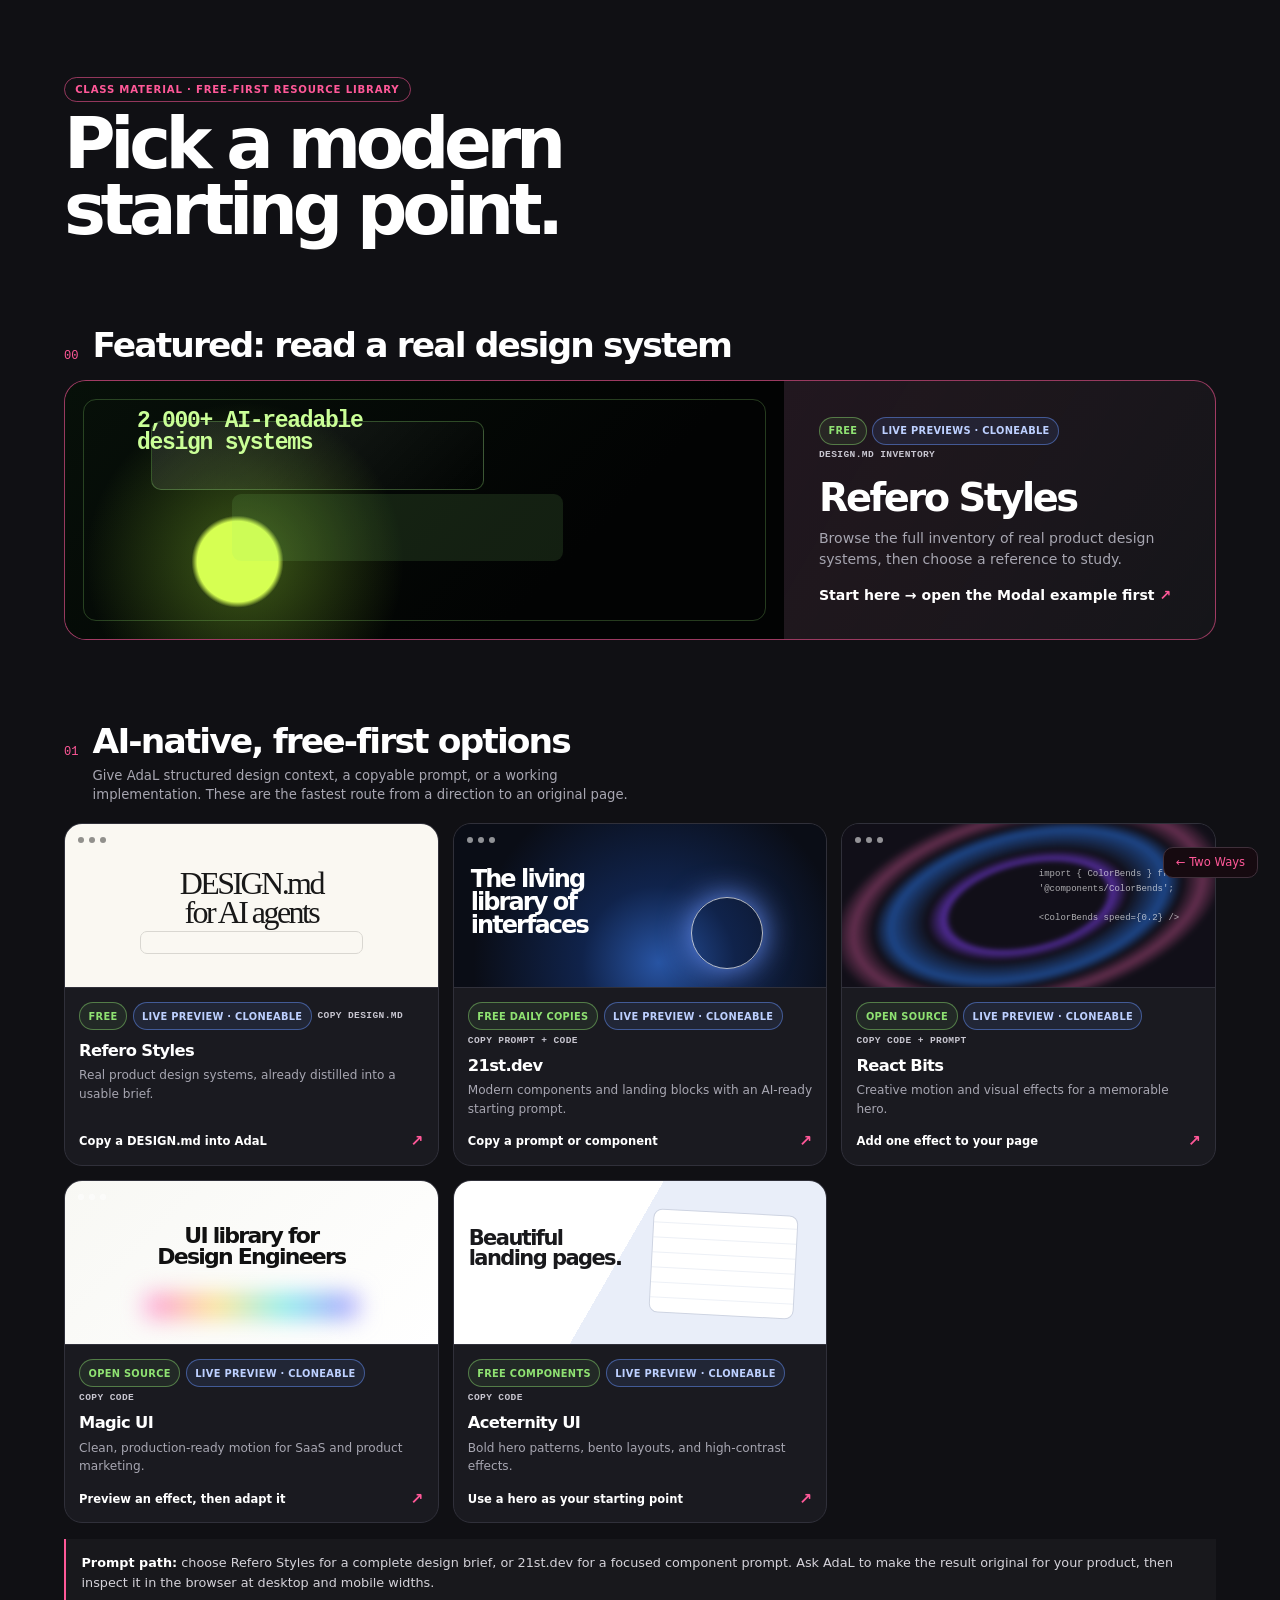
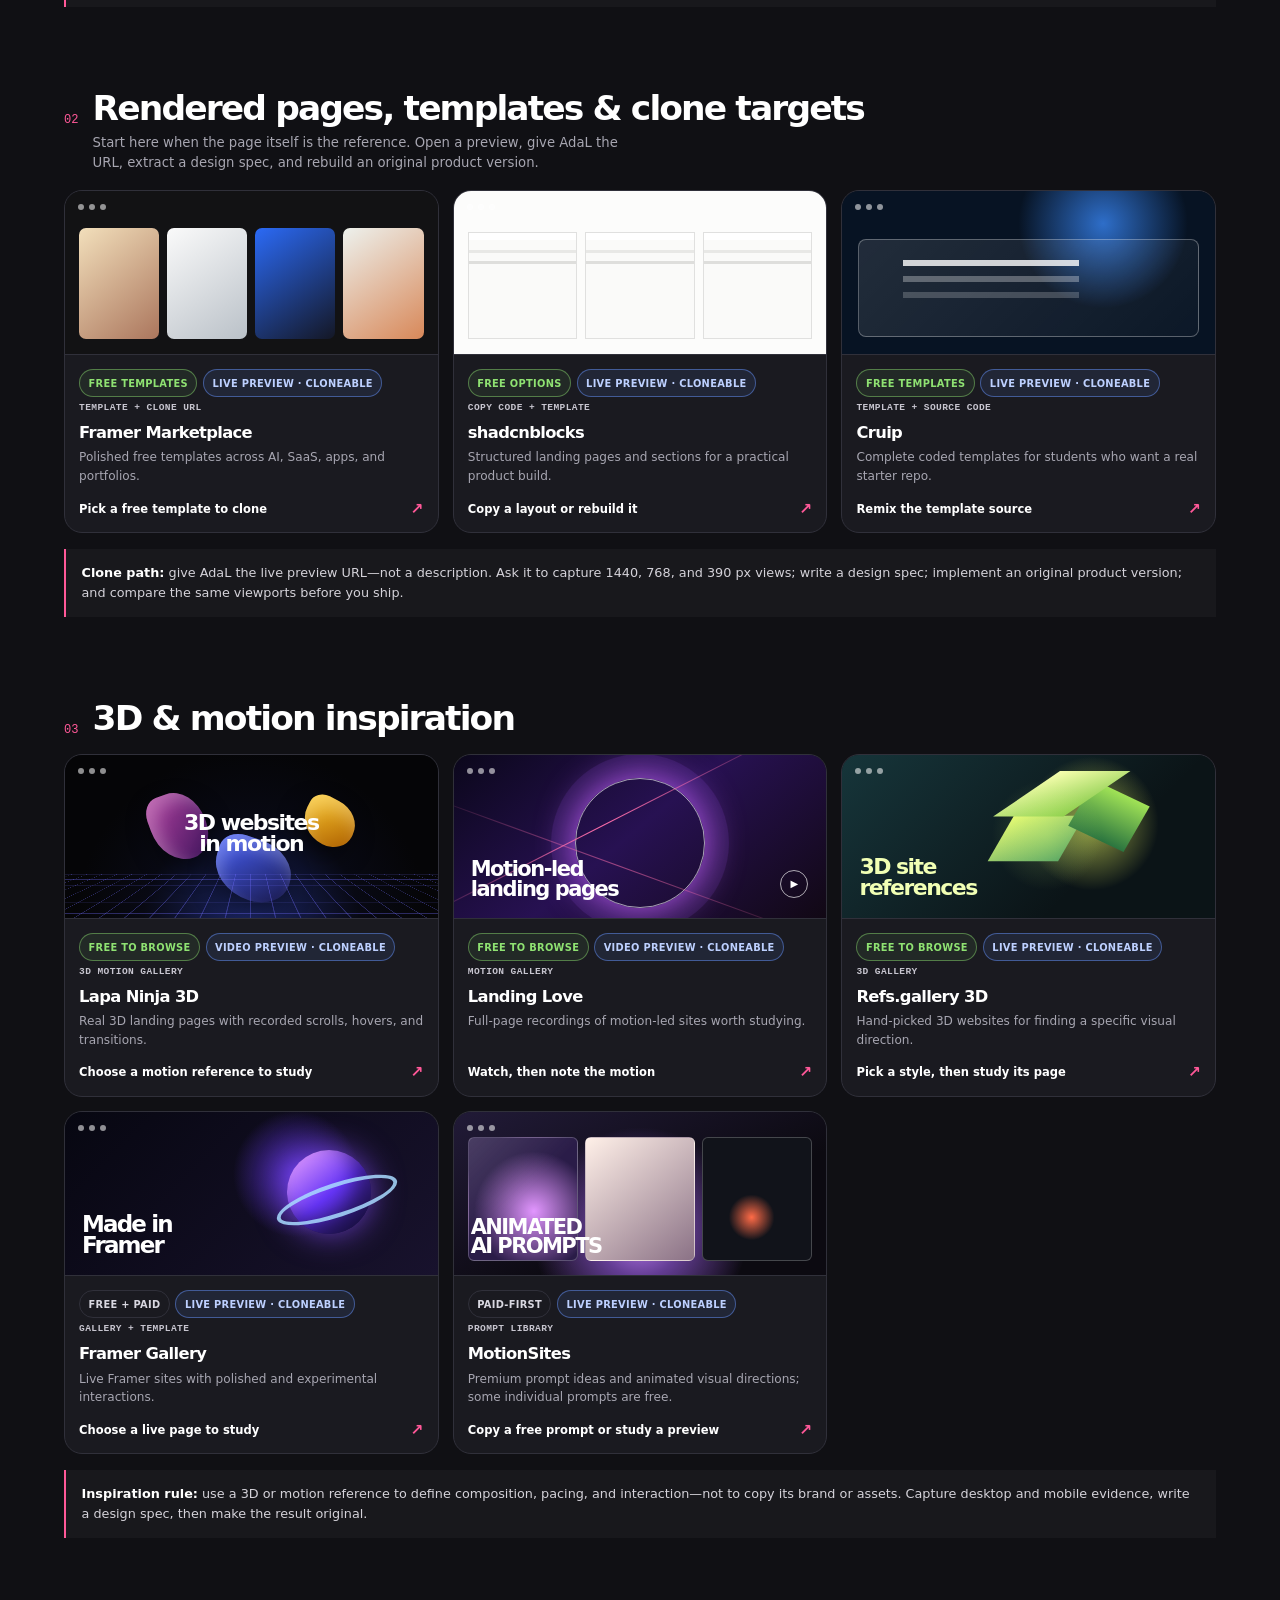
<file: slides/04-resources.html>
<!doctype html>
<html lang="en">
<head>
  <meta charset="UTF-8">
  <meta name="viewport" content="width=device-width, initial-scale=1.0">
  <meta name="description" content="Modern, free-first design resources for the AdaL landing page class.">
  <title>Landing Page Resource Library</title>
  <style>
    :root { --ink: #101014; --panel: #1a1a20; --line: #30303a; --muted: #a7a6b1; --pink: #ff5898; --blue: #6795ff; --green: #8fe272; --cream: #faf8f2; }
    * { box-sizing: border-box; }
    html { font-size: clamp(14px, 1.1vw, 18px); scroll-behavior: smooth; }
    body { margin: 0; background: var(--ink); color: #fff; font-family: Inter, ui-sans-serif, system-ui, sans-serif; }
    a { color: inherit; }
    .wrap { width: min(1280px, 100%); margin: 0 auto; padding: clamp(34px, 6vw, 86px) clamp(20px, 5vw, 64px) 8rem; }
    .eyebrow { display: inline-flex; gap: .55rem; align-items: center; padding: .42rem .72rem; border: 1px solid rgba(255,88,152,.55); border-radius: 999px; color: var(--pink); font-size: .72rem; font-weight: 700; letter-spacing: .08em; text-transform: uppercase; }
    h1 { max-width: 14ch; margin: .75rem 0 .4rem; font-size: clamp(2.5rem, 6vw, 5rem); line-height: .93; letter-spacing: -.075em; }
    .intro { max-width: 62ch; margin: 0; color: var(--muted); font-size: 1.08rem; line-height: 1.55; }
    .legend { display: flex; flex-wrap: wrap; gap: .55rem; margin-top: 1.5rem; }
    .chip { display: inline-flex; align-items: center; min-height: 28px; padding: .32rem .6rem; border: 1px solid var(--line); border-radius: 999px; color: #d9d8e1; font-size: .7rem; font-weight: 700; letter-spacing: .03em; text-transform: uppercase; }
    .chip--free { color: var(--green); border-color: rgba(143,226,114,.45); background: rgba(143,226,114,.08); }
    .chip--clone { color: #bdd0ff; border-color: rgba(103,149,255,.48); background: rgba(103,149,255,.1); }
    section { margin-top: clamp(3.6rem, 7vw, 6rem); }
    .section-heading { display: grid; grid-template-columns: auto 1fr; align-items: end; gap: 1rem; margin-bottom: 1.3rem; }
    .section-number { color: var(--pink); font: 500 .86rem/1 ui-monospace, SFMono-Regular, Menlo, monospace; }
    h2 { margin: 0; font-size: clamp(1.55rem, 3vw, 2.45rem); line-height: 1; letter-spacing: -.055em; }
    .section-note { grid-column: 2; max-width: 64ch; margin: -.45rem 0 0; color: var(--muted); font-size: .94rem; line-height: 1.45; }
    .grid { display: grid; grid-template-columns: repeat(3, minmax(0, 1fr)); gap: 1rem; }
    .card { display: flex; flex-direction: column; min-height: 100%; overflow: hidden; border: 1px solid var(--line); border-radius: 18px; background: var(--panel); text-decoration: none; transition: border-color .2s ease, transform .2s ease, box-shadow .2s ease; }
    .card:hover { border-color: rgba(255,88,152,.7); transform: translateY(-4px); box-shadow: 0 15px 45px rgba(0,0,0,.26); }
    .featured { display:grid; grid-template-columns: minmax(0,1.25fr) minmax(18rem,.75fr); overflow:hidden; border:1px solid rgba(255,88,152,.55); border-radius:22px; background:linear-gradient(120deg,rgba(255,88,152,.14),rgba(255,255,255,.025)); text-decoration:none; transition:transform .2s ease,border-color .2s ease; }
    .featured:hover { transform:translateY(-4px); border-color:var(--pink); }.featured-preview { position:relative; min-height:250px; overflow:hidden; background:radial-gradient(circle at 24% 70%,#d6ff52 0 7%,transparent 8%),radial-gradient(circle at 25% 70%,rgba(170,239,56,.35),transparent 28%),linear-gradient(135deg,#071009,#020303 70%); }.featured-preview::before { position:absolute; inset:18px; border:1px solid rgba(143,226,114,.25); border-radius:13px; content:""; }.featured-preview::after { position:absolute; top:40px; left:12%; width:46%; height:26%; border:1px solid rgba(143,226,114,.3); border-radius:10px; background:linear-gradient(135deg,rgba(255,255,255,.1),transparent); box-shadow:80px 72px 0 -1px rgba(143,226,114,.12); content:""; }.featured-terminal { position:absolute; z-index:1; left:10%; top:30px; color:#caff97; font:600 clamp(15px,1.8vw,23px)/.95 ui-monospace,monospace; letter-spacing:-.055em; }.featured-copy { display:flex; flex-direction:column; justify-content:center; padding:clamp(1.4rem,3vw,2.5rem); }.featured-copy h3 { margin:.7rem 0 0; font-size:clamp(1.7rem,3vw,3rem); line-height:.96; letter-spacing:-.065em; }.featured-copy p { max-width:40ch; margin:.8rem 0 0; color:var(--muted); line-height:1.5; }.featured-action { margin-top:1.2rem; color:#fff; font-weight:700; }.featured-action span { color:var(--pink); }
    .preview { position: relative; min-height: 164px; overflow: hidden; border-bottom: 1px solid var(--line); background: #252530; }
    .preview__bar { position: absolute; top: 13px; left: 13px; right: 13px; display: flex; gap: 5px; align-items: center; z-index: 1; }
    .preview__bar i { display: block; width: 6px; height: 6px; border-radius: 50%; background: rgba(255,255,255,.55); }
    .preview__screen { position: absolute; inset: 0; }
    .preview--refero { background: var(--cream); color: #181818; }
    .preview--refero .preview__bar i { background: #111; opacity: .45; }
    .preview--refero .type { position: absolute; top: 45px; left: 16%; right: 16%; font-family: Georgia, serif; font-size: clamp(21px, 2.5vw, 35px); line-height: .9; text-align: center; letter-spacing: -.08em; }
    .preview--refero .search { position: absolute; top: 107px; left: 20%; right: 20%; height: 23px; border: 1px solid #d9d7d1; border-radius: 7px; }
    .preview--21st { background: radial-gradient(circle at 55% 85%, #2854a3 0, #10234b 31%, #0a0d16 75%); }
    .preview--21st .type { position: absolute; top: 44px; left: 17px; max-width: 11ch; font-size: 24px; font-weight: 600; line-height: .95; letter-spacing: -.08em; }
    .preview--21st .orb { position: absolute; right: 17%; bottom: 11%; width: 72px; height: 72px; border: 1px solid rgba(255,255,255,.7); border-radius: 50%; box-shadow: 0 0 32px #6a94ff; }
    .preview--bits { background: #110f18; }
    .preview--bits .wave { position: absolute; inset: -25% -15%; background: radial-gradient(ellipse at center, transparent 23%, rgba(131,65,251,.55) 25%, transparent 30%, rgba(41,128,255,.48) 41%, transparent 46%, rgba(255,105,180,.34) 52%, transparent 58%); filter: blur(2px); transform: rotate(-13deg); }
    .preview--bits .code { position: absolute; top: 43px; right: 16px; width: 43%; color: rgba(255,255,255,.66); font: 9px/1.65 ui-monospace, monospace; }
    .preview--magic { background: linear-gradient(135deg, #f8f8f4, #fff); color: #111; }
    .preview--magic .rainbow { position: absolute; left: 22%; right: 22%; bottom: 28px; height: 20px; filter: blur(12px); background: linear-gradient(90deg, #fe76ce, #fede73, #65e9e9, #8c7bff); }
    .preview--magic .type { position: absolute; top: 45px; left: 17%; right: 17%; font-size: 22px; font-weight: 700; line-height: .95; text-align: center; letter-spacing: -.08em; }
    .preview--aceternity { background: linear-gradient(120deg, #fff 0 45%, #e9eef9 45% 100%); color: #19191c; }
    .preview--aceternity .type { position: absolute; top: 48px; left: 15px; max-width: 12ch; font-size: 21px; font-weight: 700; line-height: .94; letter-spacing: -.075em; }
    .preview--aceternity .windows { position: absolute; right: 8%; top: 31px; width: 39%; height: 104px; border: 1px solid #ced4e2; border-radius: 9px; background: repeating-linear-gradient(0deg, transparent, transparent 14px, #dae1ed 15px), #fff; transform: rotate(3deg); }
    .preview--framer { background: #121214; }
    .preview--framer .gallery { position: absolute; inset: 37px 14px 15px; display: grid; grid-template-columns: repeat(4, 1fr); gap: 8px; }
    .preview--framer .tile { border-radius: 7px; background: linear-gradient(140deg, #f2dfbb, #ab765d); }
    .preview--framer .tile:nth-child(2) { background: linear-gradient(145deg, #fafafa, #bac1c8); }.preview--framer .tile:nth-child(3) { background: linear-gradient(145deg, #2b6af6, #141725); }.preview--framer .tile:nth-child(4) { background: linear-gradient(145deg, #edf1ed, #d88859); }
    .preview--shadcn { background: #fcfcfb; color: #111; }
    .preview--shadcn .wire { position: absolute; inset: 41px 14px 15px; display: grid; grid-template-columns: repeat(3, 1fr); gap: 8px; }
    .preview--shadcn .wire span { border: 1px solid #e0e0df; background: linear-gradient(#fff 7px, transparent 7px 17px, #e8e8e6 17px 20px, transparent 20px 28px, #dededc 28px 31px, transparent 31px), #fafaf9; }
    .preview--cruip { background: radial-gradient(circle at 70% 20%, #2e6ec9, transparent 29%), #071323; }
    .preview--cruip .screen { position: absolute; top: 48px; left: 16px; right: 16px; bottom: 17px; border: 1px solid rgba(255,255,255,.3); border-radius: 8px; background: linear-gradient(135deg, rgba(255,255,255,.11), rgba(255,255,255,.025)); }
    .preview--cruip .screen::after { position: absolute; top: 20px; left: 13%; width: 52%; height: 6px; background: rgba(255,255,255,.8); content: ""; box-shadow: 0 16px 0 rgba(255,255,255,.3), 0 32px 0 rgba(255,255,255,.2); }
    .preview--spline { background: radial-gradient(circle at 50% 105%, #1c2768 0, #080913 43%, #050507 70%); }
    .spline-grid { position: absolute; left: -20%; right: -20%; bottom: -32px; height: 108px; background: linear-gradient(rgba(111,107,255,.35) 1px, transparent 1px), linear-gradient(90deg, rgba(111,107,255,.35) 1px, transparent 1px); background-size: 20px 16px; transform: perspective(130px) rotateX(57deg); }
    .spline-shape { position: absolute; display: block; border-radius: 30% 55% 45% 60%; box-shadow: inset 8px 10px 16px rgba(255,255,255,.23), 0 11px 25px rgba(0,0,0,.4); }
    .spline-shape--one { width: 55px; height: 69px; top: 37px; left: 23%; background: linear-gradient(135deg, #b542a2, #3c145b); transform: rotate(-20deg); }.spline-shape--two { width: 53px; height: 46px; right: 22%; top: 44px; background: linear-gradient(135deg, #ffcc2d, #aa5c00); transform: rotate(27deg); }.spline-shape--three { width: 78px; height: 61px; bottom: 18px; left: 40%; background: linear-gradient(135deg, #4a63ff, #171644); transform: rotate(18deg); }
    .spline-title { position: absolute; z-index: 1; top: 58px; left: 0; right: 0; font-size: 22px; font-weight: 700; line-height: .94; text-align: center; letter-spacing: -.07em; }
    .preview--landing-love { background: linear-gradient(140deg, #0b071b, #271152 48%, #110814); }.love-orb { position: absolute; width: 130px; height: 130px; top: 23px; left: 50%; border: 1px solid rgba(255,255,255,.6); border-radius: 50%; box-shadow: 0 0 0 24px rgba(166,94,255,.12), 0 0 38px #c15cf2; transform: translateX(-50%); }.love-line { position: absolute; height: 1px; background: linear-gradient(90deg, transparent, #ff6eac, transparent); transform: rotate(-27deg); }.love-line--one { top: 70px; left: -15%; width: 110%; }.love-line--two { top: 110px; left: -16%; width: 120%; transform: rotate(20deg); opacity: .55; }.love-title { position: absolute; z-index: 1; left: 17px; bottom: 19px; font-size: 21px; font-weight: 700; line-height: .92; letter-spacing: -.07em; }.love-play { position: absolute; z-index: 1; right: 18px; bottom: 20px; display: grid; place-items: center; width: 28px; height: 28px; border: 1px solid rgba(255,255,255,.65); border-radius: 50%; font-size: 10px; }
    .preview--envato { background: radial-gradient(circle at 67% 42%, rgba(243,255,97,.6), transparent 25%), linear-gradient(135deg, #16353a, #0b1417 68%); }.envato-cube { position: absolute; top: 53px; left: 52%; width: 61px; height: 61px; transform: translateX(-50%) rotate(30deg) skewY(-30deg) scaleY(.86); }.envato-cube i, .envato-cube b, .envato-cube em { position: absolute; inset: 0; display: block; background: linear-gradient(135deg, #e7fb74, #50a063); }.envato-cube b { transform: translate(52px, -30px) skewY(30deg); background: linear-gradient(180deg, #a1e356, #2a743f); }.envato-cube em { transform: translate(0, -60px) skewX(-30deg); background: linear-gradient(135deg, #f8ffaf, #87cb49); }.envato-glow { position: absolute; inset: 0; background: radial-gradient(circle at 55% 49%, rgba(213,255,116,.22), transparent 25%); }.envato-copy { position: absolute; left: 17px; bottom: 20px; color: #f1ffb4; font-size: 22px; font-weight: 700; line-height: .92; letter-spacing: -.07em; }
    .preview--framer-3d { background: radial-gradient(circle at 62% 38%, #5831ca, transparent 25%), linear-gradient(135deg, #070711, #18122d); }.framer-planet { position: absolute; top: 38px; right: 18%; width: 84px; height: 84px; border-radius: 50%; background: linear-gradient(140deg, #f0a7ff, #6534f6 52%, #19124d); box-shadow: inset -15px -13px 20px rgba(0,0,0,.42), 0 0 32px rgba(135,77,255,.75); }.framer-ring { position: absolute; top: 71px; right: 10%; width: 126px; height: 34px; border: 4px solid #a9dbff; border-radius: 50%; opacity: .85; transform: rotate(-18deg); }.framer-type { position: absolute; left: 17px; bottom: 20px; font-size: 23px; font-weight: 700; line-height: .9; letter-spacing: -.08em; }
    .preview--motionsites { background: radial-gradient(circle at 50% 75%, #bd7df3 0, #643d94 19%, transparent 48%), linear-gradient(155deg, #211a37, #0c0a11 63%); }.motion-grid { position: absolute; inset: 25px 14px 14px; display: grid; grid-template-columns: repeat(3, 1fr); gap: 7px; }.motion-grid span { border: 1px solid rgba(255,255,255,.22); border-radius: 6px; background: linear-gradient(135deg, rgba(255,255,255,.15), transparent 49%), radial-gradient(circle at 60% 60%, #e296ff, #2a1c48 61%); }.motion-grid span:nth-child(2) { background: linear-gradient(140deg, #fff0e8, #8b7286); }.motion-grid span:nth-child(3) { background: radial-gradient(circle at 45% 65%, #ff6b47, transparent 23%), #11131a; }.motionsites-copy { position: absolute; z-index: 1; left: 17px; bottom: 20px; font-size: 21px; font-weight: 800; line-height: .88; letter-spacing: -.075em; text-transform: uppercase; }
    .card-body { display: flex; flex: 1; flex-direction: column; padding: 1rem 1rem 1.05rem; }
    .card-top { display: flex; flex-wrap: wrap; gap: .4rem; align-items: center; margin-bottom: .75rem; }
    .card-type { color: #c7c5cf; font: 600 .68rem/1 ui-monospace, SFMono-Regular, Menlo, monospace; letter-spacing: .04em; text-transform: uppercase; }
    .card h3 { margin: 0; font-size: 1.16rem; letter-spacing: -.04em; }
    .card p { margin: .46rem 0 0; color: var(--muted); font-size: .86rem; line-height: 1.53; }
    .card-action { display: flex; justify-content: space-between; gap: 1rem; align-items: center; margin-top: auto; padding-top: 1rem; color: #fff; font-size: .82rem; font-weight: 700; }
    .card-action span:last-child { color: var(--pink); font-size: 1.1rem; }
    .how { margin-top: 1.1rem; padding: 1rem 1.1rem; border-left: 2px solid var(--pink); background: rgba(255,255,255,.035); color: #d4d2d9; font-size: .91rem; line-height: 1.55; }
    .how strong { color: #fff; }
    .back { position: fixed; right: 22px; bottom: 22px; padding: .55rem .85rem; border: 1px solid #40303b; border-radius: 10px; background: #160a10; color: var(--pink); font-size: .82rem; text-decoration: none; }
    @media (max-width: 900px) { .grid { grid-template-columns: repeat(2, minmax(0, 1fr)); } .featured { grid-template-columns:1fr; }.featured-preview { min-height:220px; } }
    @media (max-width: 580px) { .wrap { padding-bottom: 6rem; }.section-heading { grid-template-columns: 1fr; gap: .5rem; }.section-note { grid-column: 1; margin: 0; }.grid { grid-template-columns: 1fr; }.preview { min-height: 178px; }.back { right: 14px; bottom: 14px; } }
  </style>
</head>
<body>
  <main class="wrap">
    <span class="eyebrow">Class material · free-first resource library</span>
    <h1>Pick a modern starting point.</h1>

    <section id="featured-reference">
      <div class="section-heading"><span class="section-number">00</span><h2>Featured: read a real design system</h2></div>
      <a class="featured" href="https://styles.refero.design/" target="_blank" rel="noopener"><div class="featured-preview"><div class="featured-terminal">2,000+ AI-readable<br>design systems</div></div><div class="featured-copy"><div class="card-top"><span class="chip chip--free">Free</span><span class="chip chip--clone">Live previews · cloneable</span><span class="card-type">DESIGN.md inventory</span></div><h3>Refero Styles</h3><p>Browse the full inventory of real product design systems, then choose a reference to study.</p><div class="featured-action">Start here → open the Modal example first <span>↗</span></div></div></a>
    </section>

    <section id="ai-native">
      <div class="section-heading"><span class="section-number">01</span><h2>AI-native, free-first options</h2><p class="section-note">Give AdaL structured design context, a copyable prompt, or a working implementation. These are the fastest route from a direction to an original page.</p></div>
      <div class="grid">
        <a class="card" href="https://styles.refero.design/" target="_blank" rel="noopener"><div class="preview preview--refero"><div class="preview__bar"><i></i><i></i><i></i></div><div class="type">DESIGN.md<br>for AI agents</div><div class="search"></div></div><div class="card-body"><div class="card-top"><span class="chip chip--free">Free</span><span class="chip chip--clone">Live preview · cloneable</span><span class="card-type">Copy DESIGN.md</span></div><h3>Refero Styles</h3><p>Real product design systems, already distilled into a usable brief.</p><div class="card-action"><span>Copy a DESIGN.md into AdaL</span><span>↗</span></div></div></a>
        <a class="card" href="https://21st.dev/community/components/s/landing-page" target="_blank" rel="noopener"><div class="preview preview--21st"><div class="preview__bar"><i></i><i></i><i></i></div><div class="type">The living<br>library of<br>interfaces</div><div class="orb"></div></div><div class="card-body"><div class="card-top"><span class="chip chip--free">Free daily copies</span><span class="chip chip--clone">Live preview · cloneable</span><span class="card-type">Copy prompt + code</span></div><h3>21st.dev</h3><p>Modern components and landing blocks with an AI-ready starting prompt.</p><div class="card-action"><span>Copy a prompt or component</span><span>↗</span></div></div></a>
        <a class="card" href="https://reactbits.dev/" target="_blank" rel="noopener"><div class="preview preview--bits"><div class="preview__bar"><i></i><i></i><i></i></div><div class="wave"></div><div class="code">import { ColorBends } from '@components/ColorBends';<br><br>&lt;ColorBends speed={0.2} /&gt;</div></div><div class="card-body"><div class="card-top"><span class="chip chip--free">Open source</span><span class="chip chip--clone">Live preview · cloneable</span><span class="card-type">Copy code + prompt</span></div><h3>React Bits</h3><p>Creative motion and visual effects for a memorable hero.</p><div class="card-action"><span>Add one effect to your page</span><span>↗</span></div></div></a>
        <a class="card" href="https://magicui.design/components" target="_blank" rel="noopener"><div class="preview preview--magic"><div class="preview__bar"><i></i><i></i><i></i></div><div class="type">UI library for<br>Design Engineers</div><div class="rainbow"></div></div><div class="card-body"><div class="card-top"><span class="chip chip--free">Open source</span><span class="chip chip--clone">Live preview · cloneable</span><span class="card-type">Copy code</span></div><h3>Magic UI</h3><p>Clean, production-ready motion for SaaS and product marketing.</p><div class="card-action"><span>Preview an effect, then adapt it</span><span>↗</span></div></div></a>
        <a class="card" href="https://ui.aceternity.com/components" target="_blank" rel="noopener"><div class="preview preview--aceternity"><div class="preview__bar"><i></i><i></i><i></i></div><div class="type">Beautiful<br>landing pages.</div><div class="windows"></div></div><div class="card-body"><div class="card-top"><span class="chip chip--free">Free components</span><span class="chip chip--clone">Live preview · cloneable</span><span class="card-type">Copy code</span></div><h3>Aceternity UI</h3><p>Bold hero patterns, bento layouts, and high-contrast effects.</p><div class="card-action"><span>Use a hero as your starting point</span><span>↗</span></div></div></a>
      </div>
      <p class="how"><strong>Prompt path:</strong> choose Refero Styles for a complete design brief, or 21st.dev for a focused component prompt. Ask AdaL to make the result original for your product, then inspect it in the browser at desktop and mobile widths.</p>
    </section>

    <section id="templates">
      <div class="section-heading"><span class="section-number">02</span><h2>Rendered pages, templates &amp; clone targets</h2><p class="section-note">Start here when the page itself is the reference. Open a preview, give AdaL the URL, extract a design spec, and rebuild an original product version.</p></div>
      <div class="grid">
        <a class="card" href="https://www.framer.com/marketplace/templates/categories/free-website-templates/" target="_blank" rel="noopener"><div class="preview preview--framer"><div class="preview__bar"><i></i><i></i><i></i></div><div class="gallery"><span class="tile"></span><span class="tile"></span><span class="tile"></span><span class="tile"></span></div></div><div class="card-body"><div class="card-top"><span class="chip chip--free">Free templates</span><span class="chip chip--clone">Live preview · cloneable</span><span class="card-type">Template + clone URL</span></div><h3>Framer Marketplace</h3><p>Polished free templates across AI, SaaS, apps, and portfolios.</p><div class="card-action"><span>Pick a free template to clone</span><span>↗</span></div></div></a>
        <a class="card" href="https://www.shadcnblocks.com/pages/landing-page" target="_blank" rel="noopener"><div class="preview preview--shadcn"><div class="preview__bar"><i></i><i></i><i></i></div><div class="wire"><span></span><span></span><span></span></div></div><div class="card-body"><div class="card-top"><span class="chip chip--free">Free options</span><span class="chip chip--clone">Live preview · cloneable</span><span class="card-type">Copy code + template</span></div><h3>shadcnblocks</h3><p>Structured landing pages and sections for a practical product build.</p><div class="card-action"><span>Copy a layout or rebuild it</span><span>↗</span></div></div></a>
        <a class="card" href="https://cruip.com/free-templates/" target="_blank" rel="noopener"><div class="preview preview--cruip"><div class="preview__bar"><i></i><i></i><i></i></div><div class="screen"></div></div><div class="card-body"><div class="card-top"><span class="chip chip--free">Free templates</span><span class="chip chip--clone">Live preview · cloneable</span><span class="card-type">Template + source code</span></div><h3>Cruip</h3><p>Complete coded templates for students who want a real starter repo.</p><div class="card-action"><span>Remix the template source</span><span>↗</span></div></div></a>
      </div>
      <p class="how"><strong>Clone path:</strong> give AdaL the live preview URL—not a description. Ask it to capture 1440, 768, and 390 px views; write a design spec; implement an original product version; and compare the same viewports before you ship.</p>
    </section>

    <section id="premium-3d">
      <div class="section-heading"><span class="section-number">03</span><h2>3D &amp; motion inspiration</h2></div>
      <div class="grid">
        <a class="card" href="https://www.lapa.ninja/motion/3d-websites/" target="_blank" rel="noopener"><div class="preview preview--spline"><div class="preview__bar"><i></i><i></i><i></i></div><span class="spline-shape spline-shape--one"></span><span class="spline-shape spline-shape--two"></span><span class="spline-shape spline-shape--three"></span><div class="spline-grid"></div><div class="spline-title">3D websites<br>in motion</div></div><div class="card-body"><div class="card-top"><span class="chip chip--free">Free to browse</span><span class="chip chip--clone">Video preview · cloneable</span><span class="card-type">3D motion gallery</span></div><h3>Lapa Ninja 3D</h3><p>Real 3D landing pages with recorded scrolls, hovers, and transitions.</p><div class="card-action"><span>Choose a motion reference to study</span><span>↗</span></div></div></a>
        <a class="card" href="https://www.landing.love/" target="_blank" rel="noopener"><div class="preview preview--landing-love"><div class="preview__bar"><i></i><i></i><i></i></div><div class="love-orb"></div><div class="love-line love-line--one"></div><div class="love-line love-line--two"></div><div class="love-title">Motion-led<br>landing pages</div><span class="love-play">▶</span></div><div class="card-body"><div class="card-top"><span class="chip chip--free">Free to browse</span><span class="chip chip--clone">Video preview · cloneable</span><span class="card-type">Motion gallery</span></div><h3>Landing Love</h3><p>Full-page recordings of motion-led sites worth studying.</p><div class="card-action"><span>Watch, then note the motion</span><span>↗</span></div></div></a>
        <a class="card" href="https://refs.gallery/category/3d" target="_blank" rel="noopener"><div class="preview preview--envato"><div class="preview__bar"><i></i><i></i><i></i></div><div class="envato-cube"><i></i><b></b><em></em></div><div class="envato-glow"></div><div class="envato-copy">3D site<br>references</div></div><div class="card-body"><div class="card-top"><span class="chip chip--free">Free to browse</span><span class="chip chip--clone">Live preview · cloneable</span><span class="card-type">3D gallery</span></div><h3>Refs.gallery 3D</h3><p>Hand-picked 3D websites for finding a specific visual direction.</p><div class="card-action"><span>Pick a style, then study its page</span><span>↗</span></div></div></a>
        <a class="card" href="https://www.framer.com/community/gallery/categories/landing-page/" target="_blank" rel="noopener"><div class="preview preview--framer-3d"><div class="preview__bar"><i></i><i></i><i></i></div><div class="framer-planet"></div><div class="framer-ring"></div><div class="framer-type">Made in<br>Framer</div></div><div class="card-body"><div class="card-top"><span class="chip">Free + paid</span><span class="chip chip--clone">Live preview · cloneable</span><span class="card-type">Gallery + template</span></div><h3>Framer Gallery</h3><p>Live Framer sites with polished and experimental interactions.</p><div class="card-action"><span>Choose a live page to study</span><span>↗</span></div></div></a>
        <a class="card" href="https://motionsites.ai/" target="_blank" rel="noopener"><div class="preview preview--motionsites"><div class="preview__bar"><i></i><i></i><i></i></div><div class="motion-grid"><span></span><span></span><span></span></div><div class="motionsites-copy">Animated<br>AI prompts</div></div><div class="card-body"><div class="card-top"><span class="chip">Paid-first</span><span class="chip chip--clone">Live preview · cloneable</span><span class="card-type">Prompt library</span></div><h3>MotionSites</h3><p>Premium prompt ideas and animated visual directions; some individual prompts are free.</p><div class="card-action"><span>Copy a free prompt or study a preview</span><span>↗</span></div></div></a>
      </div>
      <p class="how"><strong>Inspiration rule:</strong> use a 3D or motion reference to define composition, pacing, and interaction—not to copy its brand or assets. Capture desktop and mobile evidence, write a design spec, then make the result original.</p>
    </section>
  </main>
  <a class="back" href="03-two-ways.html">← Two Ways</a>
</body>
</html>
</file>
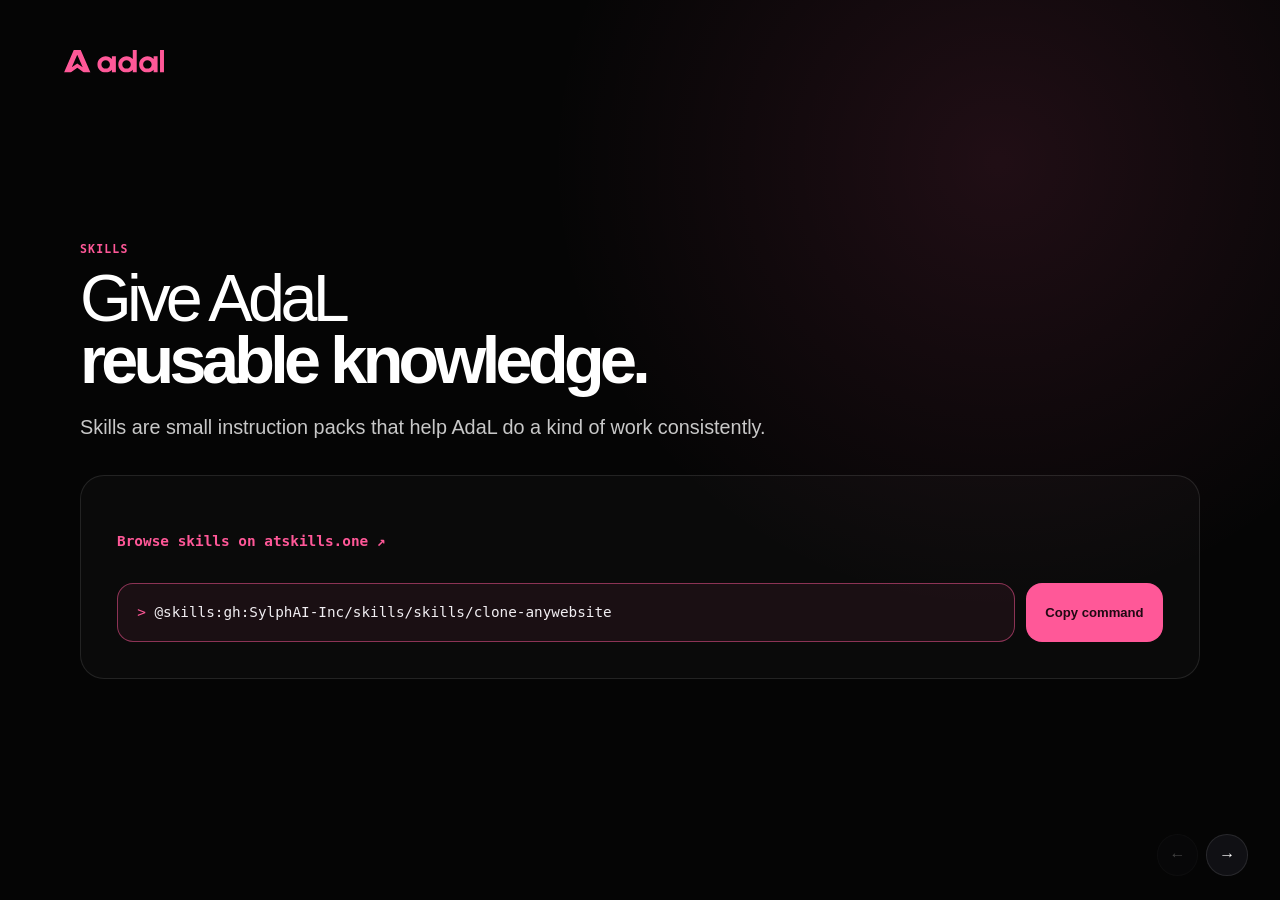
<file: slides/04-skills-setup.html>
<!doctype html>
<html lang="en">
<head>
  <meta charset="UTF-8">
  <meta name="viewport" content="width=device-width, initial-scale=1.0">
  <title>Clone Any Website</title>
  <link rel="stylesheet" href="../shared.css?v=wide-stage-20260911">
  <style>
    .skill-page { width: min(1120px, 100%); margin: auto; }
    .skill-card { margin-top: 2rem; padding: clamp(1.35rem, 3vw, 2.25rem); border: 1px solid var(--adal-border); border-radius: 1.5rem; background: rgba(255, 255, 255, 0.025); }
    .skill-link { display: inline-flex; margin-top: 1.25rem; color: var(--adal-pink); font: 600 0.9rem/1.3 "SF Mono", Menlo, monospace; text-decoration: none; }
    .skill-link:hover { text-decoration: underline; text-underline-offset: 0.25em; }
    .command-row { display: flex; align-items: stretch; gap: 0.7rem; margin-top: 2rem; }
    .command { flex: 1; min-width: 0; margin: 0; padding: 1.1rem 1.2rem; border: 1px solid rgba(255, 88, 152, 0.5); border-radius: 1rem; background: rgba(255, 88, 152, 0.065); color: #f1eef2; font: clamp(0.7rem, 1.12vw, 0.92rem)/1.55 "SF Mono", Menlo, monospace; overflow-wrap: anywhere; }
    .prompt { color: var(--adal-pink); }
    .copy-button { border: 1px solid rgba(255, 88, 152, 0.65); border-radius: 1rem; padding: 0 1.15rem; background: var(--adal-pink); color: #210913; font: 700 0.82rem/1 Inter, -apple-system, BlinkMacSystemFont, "Segoe UI", sans-serif; cursor: pointer; }
    .copy-button.copied { background: #9be564; border-color: #9be564; }
    .nav { position: fixed; right: 2rem; bottom: 1.5rem; display: flex; gap: .5rem; }
    .nav button { width: 2.6rem; height: 2.6rem; border: 1px solid var(--adal-border); border-radius: 50%; background: #101014; color: #fff; font-size: 1rem; cursor: pointer; }
    .nav button:disabled { opacity: .25; }
    .nav button:hover:not(:disabled) { border-color: var(--adal-pink); color: var(--adal-pink); }
    @media (max-width: 680px) { .skill-page { margin: 3rem auto; } .command-row { flex-direction: column; } .copy-button { min-height: 3.15rem; } }
  </style>
</head>
<body>
<div class="deck">
  <section class="slide active">
    <div class="top"><a class="brand" href="../index.html" aria-label="Back to class home"><img src="../assets/adal-logo-horizontal.svg" alt="AdaL"></a></div>
    <main class="content skill-page">
      <p class="eyebrow">Skills</p>
      <h1>Give AdaL<br><strong>reusable knowledge.</strong></h1>
      <p class="lede">Skills are small instruction packs that help AdaL do a kind of work consistently.</p>
      <section class="skill-card">
        <a class="skill-link" href="https://atskills.one" target="_blank" rel="noopener">Browse skills on atskills.one ↗</a>
        <div class="command-row">
          <code id="skill-command" class="command"><span class="prompt">&gt;</span> @skills:gh:SylphAI-Inc/skills/skills/clone-anywebsite</code>
          <button id="copy-command" class="copy-button" type="button" onclick="copySkillCommand()">Copy command</button>
        </div>
      </section>
    </main>
  </section>

  <section class="slide">
    <div class="top"><a class="brand" href="../index.html" aria-label="Back to class home"><img src="../assets/adal-logo-horizontal.svg" alt="AdaL"></a></div>
    <main class="content skill-page">
      <p class="eyebrow">Project skills</p>
      <h1>Keep your skills<br><strong>in .atskills.</strong></h1>
      <p class="lede">A project skill lives with the project, so AdaL can use the same instructions every time.</p>
      <section class="skill-card">
        <div class="command-row"><code class="command"><span class="prompt">&gt;</span> .atskills/<br>&nbsp;&nbsp;design-review/<br>&nbsp;&nbsp;&nbsp;&nbsp;SKILL.md</code></div>
        <p class="caption">Put the reusable instructions in <strong>SKILL.md</strong>. Keep project-specific skills close to the project.</p>
      </section>
    </main>
  </section>

  <section class="slide">
    <div class="top"><a class="brand" href="../index.html" aria-label="Back to class home"><img src="../assets/adal-logo-horizontal.svg" alt="AdaL"></a></div>
    <main class="content skill-page">
      <p class="eyebrow">Find a skill</p>
      <h1>Ask AdaL<br><strong>to find it.</strong></h1>
      <p class="lede">The <strong>skill</strong> tool can search the skills catalogue and read the skill that matches your task. You do not need to know the path first.</p>
      <section class="skill-card">
        <div class="command-row"><code class="command"><span class="prompt">&gt;</span> Find a skill for reviewing a landing page.</code></div>
        <p class="caption">AdaL searches, reads the relevant instructions, and uses them for the task.</p>
      </section>
    </main>
  </section>

  <section class="slide">
    <div class="top"><a class="brand" href="../index.html" aria-label="Back to class home"><img src="../assets/adal-logo-horizontal.svg" alt="AdaL"></a></div>
    <main class="content skill-page">
      <p class="eyebrow">Use a skill</p>
      <h1>Type <strong>@</strong><br>to add one.</h1>
      <p class="lede">Use <strong>@</strong> when you already know the skill you want. Nothing installs or stays in the prompt unless you choose it.</p>
      <section class="skill-card">
        <div class="command-row"><code class="command"><span class="prompt">&gt;</span> @skills:gh:owner/repo/path</code></div>
        <p class="caption"><strong>Read it for this task.</strong> Add <code>:save</code> to keep a project copy, or <code>:install</code> to make it auto-trigger.</p>
      </section>
    </main>
  </section>
</div>
<div class="nav"><button id="prev" onclick="changeSlide(-1)" aria-label="Previous slide">←</button><button id="next" onclick="changeSlide(1)" aria-label="Next slide">→</button></div>
<script>
  let current = 0;
  const slides = document.querySelectorAll('.slide');
  const prev = document.getElementById('prev');
  const next = document.getElementById('next');
  function show(n) {
    slides[current].classList.remove('active');
    current = Math.max(0, Math.min(n, slides.length - 1));
    slides[current].classList.add('active');
    prev.disabled = current === 0;
    next.disabled = current === slides.length - 1;
  }
  function changeSlide(direction) { show(current + direction); }
  document.addEventListener('keydown', (event) => {
    if (event.key === 'ArrowRight' || event.key === ' ') changeSlide(1);
    if (event.key === 'ArrowLeft') changeSlide(-1);
  });
  show(0);

  function copySkillCommand() {
    const command = document.getElementById('skill-command').innerText.trim().replace(/^>\s*/, '');
    const button = document.getElementById('copy-command');
    const done = () => {
      button.textContent = 'Copied ✓';
      button.classList.add('copied');
      window.setTimeout(() => {
        button.textContent = 'Copy command';
        button.classList.remove('copied');
      }, 1600);
    };
    if (navigator.clipboard && window.isSecureContext) {
      navigator.clipboard.writeText(command).then(done).catch(() => fallbackCopy(command, done));
      return;
    }
    fallbackCopy(command, done);
  }
  function fallbackCopy(command, done) {
    const textarea = document.createElement('textarea');
    textarea.value = command;
    textarea.style.position = 'fixed';
    textarea.style.opacity = '0';
    document.body.appendChild(textarea);
    textarea.select();
    try { document.execCommand('copy'); done(); } finally { document.body.removeChild(textarea); }
  }
</script>
</body>
</html>
</file>
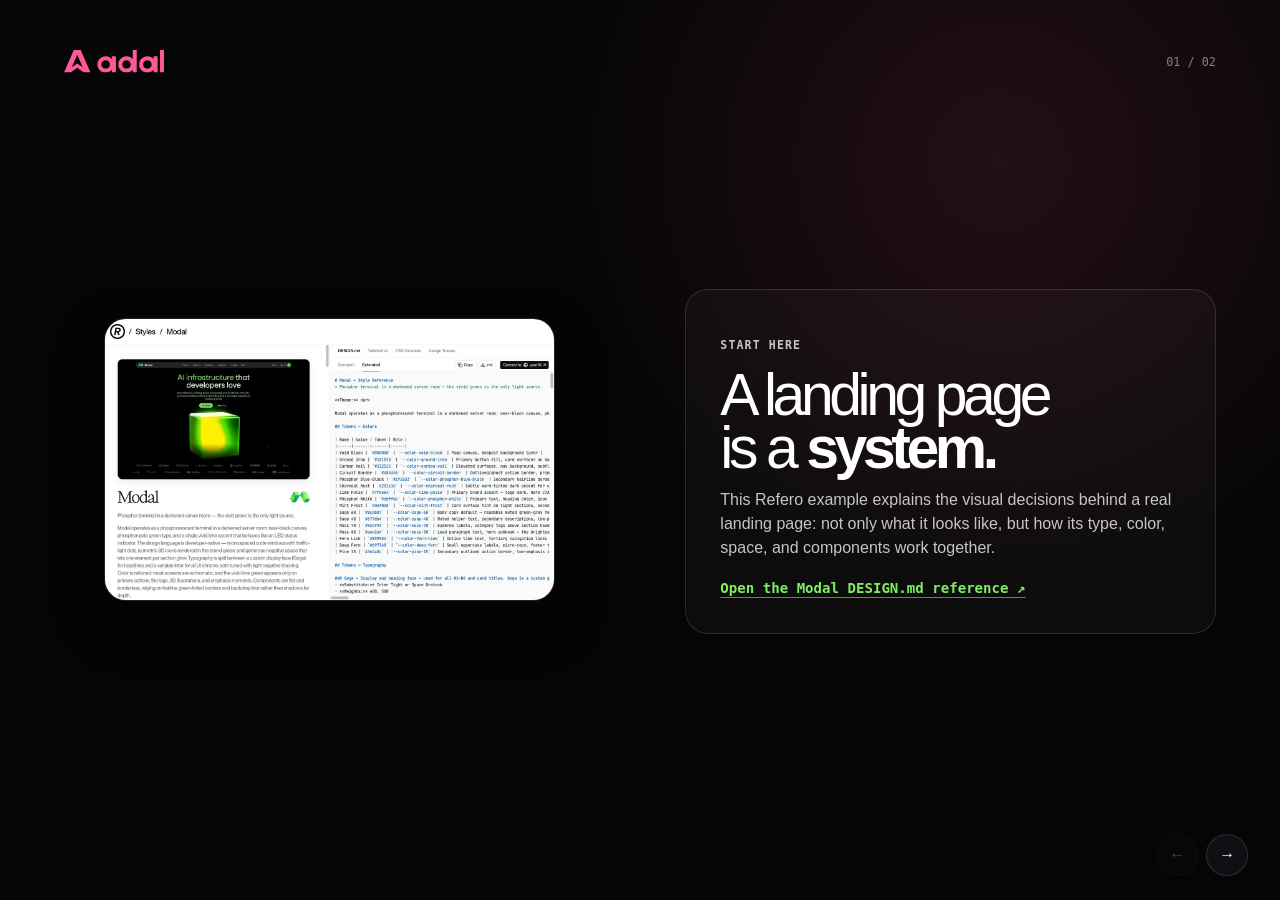
<file: slides/05-read-a-landing-page.html>
<!doctype html>
<html lang="en">
<head>
  <meta charset="UTF-8">
  <meta name="viewport" content="width=device-width, initial-scale=1.0">
  <meta name="description" content="A two-slide landing page design-system exercise for AdaL Bootcamp.">
  <title>Read a Landing Page — AdaL Bootcamp</title>
  <link rel="stylesheet" href="../shared.css?v=wide-stage-20260911">
  <style>
    :root { --base:#050505; --border:rgba(255,255,255,.12); --pink:#ff5898; --lime:#7fee64; --body:rgba(255,255,255,.76); --muted:rgba(255,255,255,.48); }
    * { box-sizing:border-box; }
    body { margin:0; overflow-y:auto; background:var(--base); color:#fff; font-family:Inter,-apple-system,BlinkMacSystemFont,"Segoe UI",sans-serif; }
    .deck { width:100vw; min-height:100vh; }
    .slide { display:none; position:relative; min-height:100vh; padding:clamp(2rem,5vw,5rem); background:radial-gradient(circle at 78% 18%,rgba(255,88,152,.12),transparent 28rem),var(--base); }
    .slide.active { display:flex; flex-direction:column; }
    .top { display:flex; justify-content:space-between; align-items:center; }.brand img { width:100px; height:auto; }.slide-number { color:var(--muted); font:500 .74rem "SF Mono",Menlo,monospace; }
    .content { width:min(100%, 2100px); margin:auto; }.split { display:grid; grid-template-columns:minmax(0,1fr) minmax(26rem,1fr); gap:clamp(3rem,7vw,10rem); align-items:center; }
    .eyebrow { margin:0; color:var(--pink); font:600 .72rem/1 "SF Mono",Menlo,monospace; letter-spacing:.1em; text-transform:uppercase; }
    h1 { max-width:11ch; margin:.8rem 0 0; font-size:clamp(2.8rem,4.6vw,5.5rem); font-weight:400; letter-spacing:-.075em; line-height:.91; } h1 strong { font-weight:650; }
    .lede { max-width:38rem; margin:1.25rem 0 0; color:var(--body); font-size:clamp(1rem,1.15vw,1.22rem); line-height:1.55; }
    .reference-shot { width:100%; max-height:65vh; object-fit:contain; border:1px solid var(--border); border-radius:1.35rem; box-shadow:0 22px 52px rgba(0,0,0,.34); }
    .link-card,.panel { max-width:42rem; padding:clamp(1.3rem,2.7vw,2.5rem); border:1px solid var(--border); border-radius:1.45rem; background:rgba(255,255,255,.03); }.link-card h2,.panel h2 { margin:.75rem 0 0; font-size:clamp(1.45rem,2.1vw,2.35rem); letter-spacing:-.055em; line-height:1; }.link-card p,.panel p { margin:.8rem 0 0; color:var(--body); line-height:1.52; }
    .link-card a { display:inline-flex; margin-top:1.15rem; color:var(--lime); font:600 clamp(.75rem,1.1vw,.94rem)/1.4 "SF Mono",Menlo,monospace; overflow-wrap:anywhere; text-decoration-color:rgba(127,238,100,.6); text-underline-offset:.25em; }
    .facts { display:grid; grid-template-columns:repeat(2,1fr); gap:.75rem; margin-top:1.45rem; }.fact { padding:.95rem; border:1px solid var(--border); border-radius:1rem; background:rgba(255,255,255,.025); }.fact b { display:block; color:var(--pink); font:600 .68rem "SF Mono",Menlo,monospace; letter-spacing:.08em; }.fact span { display:block; margin-top:.45rem; color:var(--body); font-size:.88rem; line-height:1.4; }
    .prompt { margin-top:1.25rem; padding:1rem 1.1rem; border:1px solid rgba(255,88,152,.42); border-radius:1rem; background:rgba(255,88,152,.065); color:#eee; font:clamp(.72rem,1.1vw,.88rem)/1.55 "SF Mono",Menlo,monospace; }.prompt b { color:var(--pink); }
    .nav { position:fixed; right:2rem; bottom:1.5rem; display:flex; gap:.5rem; }.nav button { width:2.6rem; height:2.6rem; border:1px solid var(--border); border-radius:50%; background:#101014; color:#fff; font-size:1rem; cursor:pointer; }.nav button:disabled { opacity:.25; }.nav button:hover:not(:disabled) { border-color:var(--pink); color:var(--pink); }
    @media (min-width:2000px) { .slide { padding-inline:clamp(5rem,8vw,13rem); }.content { width:min(100%, 2500px); }.split { grid-template-columns:minmax(0,1.1fr) minmax(33rem,.9fr); gap:clamp(4rem,8vw,14rem); }.reference-shot { max-height:69vh; }.link-card,.panel { max-width:48rem; }.link-card h1 { font-size:clamp(3.5rem,4.25vw,6.5rem); }.lede { max-width:34rem; font-size:clamp(1.05rem,1.05vw,1.35rem); } }
    @media(max-width:760px) { body { overflow:auto; }.slide { min-height:100vh; overflow:auto; padding:1.35rem 1.25rem 5rem; }.content { margin:3rem auto; }.split { grid-template-columns:1fr; }.reference-shot { max-height:38vh; }.nav { right:1rem; bottom:1rem; }.slide-number { display:none; } }
  </style>
</head>
<body>
  <div class="deck">
    <section class="slide active">
      <div class="top"><a class="brand" href="../index.html"><img src="../assets/adal-logo-horizontal.svg" alt="AdaL"></a><span class="slide-number">01 / 02</span></div>
      <main class="content split">
        <figure><img class="reference-shot" src="../assets/refero/modal-design-reference.jpg" alt="Refero Styles Modal example showing a live landing page beside an AI-readable design reference"></figure>
        <aside class="link-card"><p class="eyebrow">Start here</p><h1>A landing page is a <strong>system.</strong></h1><p class="lede">This Refero example explains the visual decisions behind a real landing page: not only what it looks like, but how its type, color, space, and components work together.</p><a href="https://styles.refero.design/style/68c15685-5db9-4869-b71d-27240568c9d8" target="_blank" rel="noopener">Open the Modal DESIGN.md reference ↗</a></aside>
      </main>
    </section>

    <section class="slide">
      <div class="top"><a class="brand" href="../index.html"><img src="../assets/adal-logo-horizontal.svg" alt="AdaL"></a><span class="slide-number">02 / 02</span></div>
      <main class="content split">
        <div><p class="eyebrow">Apply it to your landing page</p><h1>One page.<br><strong>Clear rules.</strong></h1><p class="lede">Before building, define the visual decisions that make one landing page feel intentional: what leads, what repeats, and what action it asks for.</p><div class="prompt"><b>&gt;</b> Study the Modal Refero DESIGN.md as design direction only. Create a landing-page brief for MY_PRODUCT: visual hierarchy, color and type tokens, reusable components, supporting proof, and one primary CTA. Do not build yet.</div></div>
        <aside class="panel"><p class="eyebrow">Your design brief</p><h2>Turn visual taste into reusable code.</h2><div class="facts"><div class="fact"><b>HIERARCHY</b><span>What gets attention first?</span></div><div class="fact"><b>TOKENS</b><span>Named color, type, spacing, and border rules.</span></div><div class="fact"><b>COMPONENTS</b><span>Reusable navigation, cards, and CTA patterns.</span></div><div class="fact"><b>CONVERSION</b><span>What should the visitor do?</span></div></div><p>Tokens prevent one-off styling. Components reuse those rules across the page. Give AdaL the system first, then build and verify.</p></aside>
      </main>
    </section>
  </div>
  <div class="nav"><button id="prev" aria-label="Previous slide">←</button><button id="next" aria-label="Next slide">→</button></div>
  <script>
    let current = 0;
    const slides = document.querySelectorAll('.slide');
    const previous = document.getElementById('prev');
    const next = document.getElementById('next');
    function show(index) { slides[current].classList.remove('active'); current = Math.max(0, Math.min(index, slides.length - 1)); slides[current].classList.add('active'); previous.disabled = current === 0; next.disabled = current === slides.length - 1; }
    previous.addEventListener('click', () => show(current - 1));
    next.addEventListener('click', () => show(current + 1));
    document.addEventListener('keydown', (event) => { if (event.key === 'ArrowRight' || event.key === ' ') show(current + 1); if (event.key === 'ArrowLeft') show(current - 1); });
    show(0);
  </script>
</body>
</html>
</file>
<file: landing.css>
@import url("https://fonts.googleapis.com/css2?family=Plus+Jakarta+Sans:wght@400;500;600;700&family=Space+Grotesk:wght@400;500;600;700&display=swap");

:root {
  --void: #16070d;
  --ink: #ffffff;
  --body: rgba(255, 255, 255, 0.78);
  --muted: rgba(255, 255, 255, 0.5);
  --line: rgba(255, 255, 255, 0.14);
  --pink: #ff5898;
  --pink-soft: #ffb2cf;
  --panel: rgba(33, 19, 26, 0.88);
  --sans: "Plus Jakarta Sans", system-ui, sans-serif;
  --headline: "Space Grotesk", system-ui, sans-serif;
  --mono: "JetBrains Mono", "SF Mono", Menlo, Consolas, monospace;
}

* { box-sizing: border-box; }
html { scroll-behavior: smooth; }
body { min-width: 320px; margin: 0; background: var(--void); color: var(--ink); font-family: var(--sans); -webkit-font-smoothing: antialiased; }
a { color: inherit; text-decoration: none; }
.landing-shell { position: relative; display: flex; min-height: 100svh; isolation: isolate; flex-direction: column; overflow: hidden; padding: clamp(18px, 3vh, 32px) clamp(20px, 4.5vw, 72px) clamp(18px, 3vh, 30px); }
.backdrop, .backdrop__grid { position: absolute; inset: 0; pointer-events: none; }
.backdrop { z-index: -1; background: radial-gradient(circle at 52% 57%, #3b1d2c 0, #21131a 42%, var(--void) 74%); overflow: hidden; }
.backdrop__grid { opacity: .2; background-image: linear-gradient(rgba(255,255,255,.045) 1px, transparent 1px), linear-gradient(90deg, rgba(255,255,255,.045) 1px, transparent 1px); background-size: 50px 50px; mask-image: linear-gradient(to bottom, transparent, black 36%, transparent); }
.backdrop__glow { position: absolute; width: min(44vw, 600px); aspect-ratio: 1; border-radius: 50%; filter: blur(28px); }
.backdrop__glow--pink { top: 7%; left: 13%; background: radial-gradient(circle, rgba(255,88,152,.24), transparent 64%); }
.backdrop__glow--green { right: 8%; bottom: 2%; background: radial-gradient(circle, rgba(255,178,207,.1), transparent 65%); }

.site-header { display: grid; grid-template-columns: 1fr auto 1fr; align-items: center; gap: 20px; animation: enter .7s cubic-bezier(.22,1,.36,1) both; }
.brand { display: inline-flex; width: fit-content; align-items: center; gap: 10px; font-size: 14px; font-weight: 600; letter-spacing: -.045em; }
.brand strong { color: var(--pink); }
.brand__mark { display: grid; width: 36px; height: 36px; place-items: center; overflow: hidden; border: 1px solid var(--line); border-radius: 50%; background: rgba(255,255,255,.09); }
.brand__mark img { width: 23px; height: 23px; object-fit: contain; }
.desktop-nav { display: flex; gap: 4px; padding: 5px; border: 1px solid var(--line); border-radius: 999px; background: rgba(255,255,255,.06); backdrop-filter: blur(16px); }
.desktop-nav a { padding: 8px 14px; border-radius: 999px; color: var(--muted); font-size: 12px; font-weight: 600; transition: background .2s, color .2s; }
.desktop-nav a:hover, .desktop-nav .is-current { background: rgba(255,255,255,.13); color: var(--ink); }
.header-link { justify-self: end; font-size: 12px; font-weight: 700; }
.header-link span, .course-strip a span { color: var(--pink); }

.hero, .class-picker { display: flex; flex: 1; flex-direction: column; align-items: center; justify-content: center; padding: clamp(64px, 8vh, 100px) 0 clamp(36px, 5vh, 62px); text-align: center; }
.class-picker { align-items: stretch; max-width: 900px; margin: 0 auto; }
.class-picker h1 { text-align: center; }
.section-list { display: grid; gap: 10px; margin-top: 32px; }
.section-card { display: grid; grid-template-columns: 42px 1fr 24px; gap: 16px; align-items: center; padding: 15px 18px; border: 1px solid var(--line); border-radius: 12px; background: var(--panel); text-align: left; transition: transform .2s, border-color .2s, background .2s; }
.section-card:hover { transform: translateY(-2px); border-color: var(--pink); background: rgba(255,88,152,.1); }
.section-number { color: var(--pink-soft); font: 11px/1.5 var(--mono); }
.section-card strong, .section-card small { display: block; }
.section-card strong { font-size: 14px; font-weight: 600; }
.section-card small { margin-top: 3px; color: var(--muted); font-size: 12px; line-height: 1.4; }
.section-arrow { color: var(--pink); font-size: 18px; text-align: right; }
.demo-links { margin-top: 34px; text-align: center; }
.section-label { margin: 0 0 10px; color: var(--pink); font: 10px/1 var(--mono); letter-spacing: .08em; text-transform: uppercase; }
.demo-links div { display: flex; flex-wrap: wrap; justify-content: center; gap: 8px 18px; }
.demo-links a { color: var(--muted); font-size: 12px; text-decoration: underline; text-underline-offset: 3px; }
.demo-links a:hover { color: var(--ink); }
.eyebrow { display: inline-flex; align-items: center; gap: 9px; margin: 0 0 20px; color: #dfdce1; font: 500 clamp(10px, 1.25vw, 12px)/1 var(--mono); letter-spacing: .06em; text-transform: uppercase; }
.eyebrow span { width: 7px; height: 7px; border-radius: 50%; background: var(--pink); box-shadow: 0 0 16px var(--pink); }
h1 { max-width: 1000px; margin: 0; font-family: var(--headline); font-size: clamp(54px, 10.5vw, 142px); font-weight: 500; letter-spacing: -.075em; line-height: .88; }
h1 em { color: var(--pink); font-family: Georgia, serif; font-size: 1.06em; font-weight: 400; letter-spacing: -.11em; }
.hero-copy { max-width: 560px; margin: clamp(25px, 4vh, 38px) 0 0; color: var(--body); font-size: clamp(14px, 1.55vw, 17px); line-height: 1.65; }
.hero-actions { display: flex; flex-wrap: wrap; justify-content: center; gap: 15px; margin-top: 30px; }
.button { display: inline-flex; min-height: 47px; align-items: center; justify-content: center; padding: 0 22px; border-radius: 999px; font-size: 13px; font-weight: 700; transition: transform .2s, background .2s; }
.button--primary { gap: 12px; background: var(--pink); color: #0f120d; box-shadow: 0 0 28px rgba(255,88,152,.2); }
.button--primary:hover { transform: translateY(-2px); background: #b8f982; }
.button--secondary { border: 1px solid var(--line); background: rgba(255,255,255,.05); }
.button--secondary:hover { transform: translateY(-2px); background: rgba(255,255,255,.12); }
.outcomes { display: grid; width: min(100%, 780px); grid-template-columns: repeat(3, 1fr); gap: 20px; margin: clamp(42px, 7vh, 76px) 0 0; text-align: left; }
.outcomes div { display: flex; gap: 11px; padding: 14px 0; border-top: 1px solid var(--line); }
.outcomes dt { color: var(--pink); font: 11px/1.5 var(--mono); }
.outcomes dd { display: grid; gap: 3px; margin: 0; }.outcomes strong { font-size: 13px; letter-spacing: -.02em; }.outcomes span { color: var(--muted); font-size: 11px; line-height: 1.4; }
.course-strip { display: grid; grid-template-columns: 1.1fr 1.35fr auto; gap: 30px; align-items: center; padding: 17px 20px; border: 1px solid var(--line); border-radius: 16px; background: var(--panel); backdrop-filter: blur(18px); }
.course-strip__label { display: block; margin-bottom: 5px; color: var(--pink); font: 10px/1 var(--mono); letter-spacing: .08em; text-transform: uppercase; }.course-strip strong { font-size: 13px; letter-spacing: -.02em; }.course-strip p { margin: 0; color: var(--muted); font-size: 12px; line-height: 1.55; }.course-strip a { font-size: 12px; font-weight: 700; white-space: nowrap; }
.menu-button, .mobile-menu { display: none; }.sr-only { position: absolute; width: 1px; height: 1px; overflow: hidden; clip: rect(0,0,0,0); white-space: nowrap; }
.reveal { opacity: 0; transform: translateY(18px); animation: reveal .75s cubic-bezier(.22,1,.36,1) var(--delay) forwards; }@keyframes reveal { to { opacity: 1; transform: translateY(0); } }@keyframes enter { from { opacity: 0; transform: translateY(-14px); } to { opacity: 1; transform: translateY(0); } }
@media (max-width: 720px) { .landing-shell { min-height: 100dvh; padding: 18px; }.site-header { grid-template-columns: 1fr auto; }.desktop-nav, .header-link { display: none; }.menu-button { display: grid; width: 40px; height: 40px; place-content: center; gap: 5px; border: 1px solid var(--line); border-radius: 50%; background: rgba(255,255,255,.08); color: var(--ink); }.menu-button__line { display: block; width: 17px; height: 1.5px; background: currentColor; transition: opacity .2s, transform .2s; }.menu-button[aria-expanded="true"] .menu-button__line:nth-of-type(2) { transform: translateY(6.5px) rotate(45deg); }.menu-button[aria-expanded="true"] .menu-button__line:nth-of-type(3) { opacity: 0; }.menu-button[aria-expanded="true"] .menu-button__line:nth-of-type(4) { transform: translateY(-6.5px) rotate(-45deg); }.mobile-menu { display: block; position: absolute; z-index: 2; top: 72px; right: 18px; left: 18px; padding: 12px; border: 1px solid var(--line); border-radius: 18px; background: rgba(23,23,29,.95); box-shadow: 0 20px 50px rgba(0,0,0,.4); backdrop-filter: blur(20px); }.mobile-menu nav { display: grid; }.mobile-menu a { padding: 13px 10px; border-bottom: 1px solid var(--line); font-size: 14px; font-weight: 600; }.mobile-menu a:last-child { border: 0; color: var(--pink); }.hero { padding-top: 76px; }h1 { font-size: clamp(54px, 16.5vw, 92px); line-height: .88; }.outcomes { grid-template-columns: 1fr; gap: 0; margin-top: 44px; }.outcomes div { padding: 12px 0; }.course-strip { grid-template-columns: 1fr; gap: 11px; padding: 17px; } }
@media (max-height: 720px) and (min-width: 721px) { .hero { padding-top: 44px; padding-bottom: 22px; }.outcomes { margin-top: 34px; } }
@media (prefers-reduced-motion: reduce) { *, *::before, *::after { scroll-behavior: auto !important; animation-duration: .01ms !important; animation-iteration-count: 1 !important; transition-duration: .01ms !important; }.reveal { opacity: 1; transform: none; } }
</file>
<file: class-demo/styles.css>
:root {
  --bg: #000000;
  --text: #ffffff;
  --muted: #8e8e8e;
  --nav-text: #2e2e2e;
  --pill-dark: #28282a;
  --sign-in-text: #c8c8c8;
  --nav-shadow: 0 4px 14px rgba(0, 0, 0, 0.16);
  --trust-bg: #28282a;
  --trust-border: rgba(255, 255, 255, 0.4);
  --trust-text: #c4c2c3;
  --font-sans: "Inter", "Segoe UI", system-ui, sans-serif;
  --font-display: "BubbledotICG-FinePos", "Geist Pixel Circle", monospace;
  --ease: cubic-bezier(0.22, 1, 0.36, 1);
}

@font-face {
  font-family: "Geist Pixel Circle";
  src: url("fonts/GeistPixel-Circle.woff2") format("woff2");
  font-weight: 400;
  font-display: swap;
}

* { box-sizing: border-box; }
html { scroll-behavior: smooth; }
body {
  margin: 0;
  min-width: 320px;
  height: 100vh;
  height: 100dvh;
  overflow: hidden;
  background: var(--bg);
  color: var(--text);
  font-family: var(--font-sans);
  -webkit-font-smoothing: antialiased;
}
a { color: inherit; text-decoration: none; }
button { font: inherit; }
:focus-visible { outline: 2px solid #fff; outline-offset: 4px; }

.bg { position: absolute; inset: 0; overflow: hidden; background: #000; }
.bg-video { position: absolute; inset: 0; width: 100%; height: 100%; object-fit: cover; pointer-events: none; z-index: 0; opacity: .82; }
.bg::after { content: ""; position: absolute; inset: 0; background: rgba(0,0,0,.3); pointer-events: none; }
.page {
  position: relative;
  z-index: 1;
  display: flex;
  flex-direction: column;
  align-items: stretch;
  height: 100vh;
  height: 100dvh;
  min-height: 560px;
  overflow: hidden;
  padding: clamp(16px, 2.4vh, 28px) clamp(14px, 3vw, 32px);
}
.site-header { display: flex; align-items: center; justify-content: center; gap: clamp(18px, 2.8vw, 28px); flex: 0 0 auto; animation: slideDown .7s var(--ease) both; }
.logo { display: grid; place-items: center; flex: 0 0 clamp(40px, 4.4vw, 46px); width: clamp(40px, 4.4vw, 46px); height: clamp(40px, 4.4vw, 46px); border-radius: 50%; background: #fff; box-shadow: var(--nav-shadow); transition: transform .25s var(--ease); }
.logo:hover { transform: scale(1.04); }
.logo img { width: 72%; height: 72%; object-fit: contain; border-radius: 50%; }
.desktop-nav { display: flex; align-items: center; justify-content: space-around; gap: 4px; width: min(430px, 100%); height: clamp(44px, 5.2vw, 48px); padding: 4px 8px; border-radius: 999px; background: #fff; box-shadow: var(--nav-shadow); }
.desktop-nav a { position: relative; padding: 10px 8px 13px; color: var(--nav-text); font-size: clamp(13px, 1.4vw, 15px); font-weight: 500; letter-spacing: -.01em; opacity: .5; transition: opacity .2s ease, transform .2s ease; }
.desktop-nav a:hover { opacity: .75; transform: translateY(-1px); }
.desktop-nav a.active { opacity: 1; }
.desktop-nav a.active::after { content: ""; position: absolute; bottom: 5px; left: 50%; width: 3px; height: 3px; border-radius: 50%; background: #000; box-shadow: -5px 0 #000, 5px 0 #000; }
.sign-in { display: inline-flex; align-items: center; justify-content: center; height: clamp(44px, 5.2vw, 48px); padding: 0 20px; border-radius: 999px; background: var(--pill-dark); color: var(--sign-in-text); box-shadow: var(--nav-shadow); font-size: clamp(13px, 1.4vw, 15px); font-weight: 500; transition: background .2s ease, color .2s ease, transform .2s ease; }
.sign-in:hover { background: #323234; color: #fff; transform: translateY(-1px); }
.menu-toggle, .mobile-menu, .menu-overlay { display: none; }

.hero { display: flex; flex: 1 1 auto; min-height: 0; flex-direction: column; align-items: center; justify-content: center; text-align: center; }
.trust { display: inline-flex; align-items: center; margin-bottom: clamp(16px, 2.5vh, 26px); animation: reveal .85s var(--ease) .05s both; }
.avatars { display: flex; align-items: center; }
.avatar { display: grid; place-items: center; position: relative; width: clamp(36px, 4.5vw, 42px); height: clamp(36px, 4.5vw, 42px); padding: 5px; border: 1px solid var(--trust-border); border-radius: 50%; background: var(--trust-bg); transition: transform .35s var(--ease); }
.avatar::before { content: ""; width: 100%; height: 100%; border-radius: 50%; background: #fff; }
.avatar i { position: absolute; color: #111; font-size: calc(clamp(36px, 4.5vw, 42px) * .34); z-index: 1; }
.avatar + .avatar { margin-left: calc(clamp(36px, 4.5vw, 42px) * -.42); }
.avatar:nth-child(1) { z-index: 1; } .avatar:nth-child(2) { z-index: 2; } .avatar:nth-child(3) { z-index: 4; }
.avatar:nth-child(1):hover { transform: translateY(-2px); } .avatar:nth-child(2):hover { transform: translateY(-4px); } .avatar:nth-child(3):hover { transform: translateY(-2px); }
.trust-pill { height: clamp(36px, 4.5vw, 42px); display: inline-flex; align-items: center; margin-left: calc(clamp(36px, 4.5vw, 42px) * -.42); padding: 0 clamp(14px, 2vw, 20px) 0 clamp(21px, 2.6vw, 26px); border: 1px solid var(--trust-border); border-radius: 999px; background: var(--trust-bg); color: var(--trust-text); font-size: clamp(12px, 1.4vw, 13.5px); font-weight: 500; white-space: nowrap; }
.headline { margin: 0; color: #fff; font-family: var(--font-display); font-size: clamp(28px, 6.2vw, 80px); font-weight: 400; letter-spacing: -.04em; line-height: 1.12; white-space: nowrap; overflow: hidden; }
.headline span { display: block; opacity: 0; transform: translateY(14px); animation: headlineFade .85s var(--ease) forwards; }
.headline span:first-child { animation-delay: .12s; } .headline span:last-child { animation-delay: .3s; }
.subhead { max-width: min(500px, 92%); margin: clamp(14px, 2.3vh, 22px) 0 0; color: #d0d0d0; opacity: .8; font-size: clamp(15.5px, calc(1.55vw + 2px), 18.5px); line-height: 1.55; font-weight: 400; animation: reveal .85s var(--ease) .28s both; }
.cta { display: inline-flex; align-items: center; gap: 8px; margin-top: clamp(18px, 2.8vh, 28px); padding: clamp(11px, 1.6vh, 13px) clamp(22px, 3vw, 28px); border-radius: 999px; background: #fff; color: #000; box-shadow: 0 0 0 1px rgba(255,255,255,.15), 0 0 22px rgba(255,255,255,.32), 0 0 44px rgba(255,255,255,.12); font-size: clamp(13.5px, 1.5vw, 14.5px); font-weight: 600; animation: revealPulse .85s var(--ease) .4s both; transition: transform .25s var(--ease), box-shadow .25s ease; }
.cta:hover { transform: translateY(-2px) scale(1.02); box-shadow: 0 0 0 1px rgba(255,255,255,.2), 0 0 28px rgba(255,255,255,.5), 0 0 54px rgba(255,255,255,.2); }
.stats { display: grid; grid-template-columns: repeat(4, 1fr); gap: 18px; width: min(920px, 100%); margin: 0 auto; flex: 0 0 auto; }
.stat { display: grid; grid-template-columns: auto auto auto; align-items: center; justify-content: center; column-gap: 5px; animation: reveal .85s var(--ease) var(--d) both; }
.stat-icon { color: #fff; font-family: var(--font-display); font-size: clamp(22px, 3vw, 33px); line-height: 1; }
.stat strong { color: #fff; font-size: clamp(18px, 2.2vw, 26px); font-variant-numeric: tabular-nums; letter-spacing: -.025em; }
.stat b { color: #fff; font-size: clamp(12px, 1.5vw, 15px); font-weight: 500; }
.stat small { grid-column: 1 / -1; margin-top: 4px; color: var(--muted); font-size: clamp(11px, 1.2vw, 12.5px); }

@keyframes slideDown { from { opacity: 0; transform: translateY(-18px); } to { opacity: 1; transform: translateY(0); } }
@keyframes reveal { from { opacity: 0; transform: translateY(22px) scale(.98); filter: blur(6px); } to { opacity: 1; transform: translateY(0) scale(1); filter: blur(0); } }
@keyframes revealPulse { from { opacity: 0; transform: translateY(22px) scale(.98); filter: blur(6px); } 70% { transform: translateY(-2px) scale(1.02); } to { opacity: 1; transform: translateY(0) scale(1); filter: blur(0); } }
@keyframes headlineFade { from { opacity: 0; transform: translateY(14px); } to { opacity: 1; transform: translateY(0); } }

@media (max-width: 720px) {
  .page { min-height: 520px; }
  .site-header { justify-content: space-between; }
  .desktop-nav, .desktop-sign-in { display: none; }
  .logo, .menu-toggle { width: 48px; height: 48px; flex-basis: 48px; }
  .menu-toggle { display: grid; place-content: center; gap: 5px; border: 0; border-radius: 50%; background: var(--pill-dark); cursor: pointer; transition: background .25s ease; }
  .menu-toggle span { display: block; width: 18px; height: 1.5px; background: #fff; transition: transform .25s var(--ease), background .25s ease; }
  body.menu-open .menu-toggle { background: #fff; }
  body.menu-open .menu-toggle span { background: #000; }
  body.menu-open .menu-toggle span:first-child { transform: translateY(6.5px) rotate(45deg); }
  body.menu-open .menu-toggle span:nth-child(2) { opacity: 0; }
  body.menu-open .menu-toggle span:last-child { transform: translateY(-6.5px) rotate(-45deg); }
  .menu-overlay { display: block; position: fixed; inset: 0; z-index: 4; background: rgba(0,0,0,.62); backdrop-filter: blur(6px); }
  .menu-overlay:not([hidden]) { animation: overlayIn .28s ease both; }
  .mobile-menu { display: flex; position: fixed; top: 86px; left: 50%; z-index: 5; width: min(420px, calc(100% - 28px)); transform: translateX(-50%); flex-direction: column; gap: 4px; padding: 22px 18px 20px; border-radius: 28px; background: #fff; box-shadow: 0 20px 60px rgba(0,0,0,.45); }
  .mobile-menu:not([hidden]) { animation: menuIn .38s var(--ease) both; }
  .mobile-menu a { position: relative; padding: 14px 12px; color: #2e2e2e; font-size: 15px; font-weight: 500; }
  .mobile-menu a.active::after { content: ""; position: absolute; bottom: 7px; left: 50%; width: 3px; height: 3px; border-radius: 50%; background: #000; box-shadow: -5px 0 #000, 5px 0 #000; }
  .mobile-sign-in { margin-top: 8px; border-radius: 999px; background: var(--pill-dark); color: #fff !important; text-align: center; }
  .trust-pill { padding-left: clamp(19px, 6vw, 25px); font-size: 12px; }
  .headline { font-size: clamp(28px, 9vw, 62px); letter-spacing: -.08em; line-height: 1.05; }
  .subhead { max-width: 92%; font-size: 15.5px; line-height: 1.45; }
  .stats { grid-template-columns: repeat(2, 1fr); gap: 14px 8px; }
}
@media (max-width: 420px) {
  .page { padding-inline: 14px; }
  .avatar, .trust-pill { height: 34px; }
  .avatar { width: 34px; flex-basis: 34px; padding: 4px; }
  .avatar + .avatar, .trust-pill { margin-left: -14px; }
  .trust-pill { padding-left: 20px; padding-right: 11px; font-size: 11px; }
  .avatar i { font-size: 11px; }
  .headline { font-size: clamp(28px, 10vw, 48px); letter-spacing: -.09em; line-height: 1.04; }
}
@media (max-height: 700px) { .hero { justify-content: space-evenly; } .trust { margin-bottom: 4px; } .subhead { margin-top: 8px; } .cta { margin-top: 10px; } }
@keyframes overlayIn { from { opacity: 0; } to { opacity: 1; } }
@keyframes menuIn { from { opacity: 0; transform: translate(-50%, -12px) scale(.98); } to { opacity: 1; transform: translate(-50%, 0) scale(1); } }
@media (prefers-reduced-motion: reduce) { *, *::before, *::after { animation-duration: .01ms !important; animation-iteration-count: 1 !important; scroll-behavior: auto !important; transition-duration: .01ms !important; } .headline span, .anim { opacity: 1; transform: none; filter: none; } }
</file>
<file: shared.css>
:root {
  --adal-void: #030303;
  --adal-base: #050505;
  --adal-surface: #0a0a0a;
  --adal-pink: #ff5898;
  --adal-text: #ffffff;
  --adal-body: rgba(255, 255, 255, 0.78);
  --adal-muted: rgba(255, 255, 255, 0.5);
  --adal-border: rgba(255, 255, 255, 0.1);
}

/* Shared deck frame: each V2 deck has one AdaL logo, the same canvas, and the same navigation. */
body {
  margin: 0;
  background: var(--adal-base);
  color: var(--adal-text);
  font-family: Inter, -apple-system, BlinkMacSystemFont, "Segoe UI", sans-serif;
}

.deck {
  width: 100vw;
  min-height: 100vh;
}

body {
  overflow-y: auto;
}

.slide {
  display: none;
  position: absolute;
  inset: 0;
  padding: clamp(2rem, 5vw, 5rem);
  background:
    radial-gradient(circle at 78% 18%, rgba(255, 88, 152, 0.11), transparent 28rem),
    var(--adal-base);
}

.slide.active {
  display: flex;
  flex-direction: column;
}

.top {
  display: flex;
  align-items: center;
  justify-content: flex-start;
  transform: translateY(-0.9rem);
}

.brand {
  display: inline-flex;
  align-items: center;
}

.brand img {
  width: 100px;
  height: auto;
}

.count {
  display: none;
}

.content {
  width: 100%;
  max-width: none;
  margin: auto;
}

.eyebrow,
.label {
  margin: 0;
  color: var(--adal-pink);
  font: 600 0.72rem/1 "SF Mono", Menlo, monospace;
  letter-spacing: 0.1em;
  text-transform: uppercase;
}

h1 {
  max-width: 16ch;
  margin: 0.8rem 0 0;
  color: var(--adal-text);
  font-size: clamp(2.8rem, 6vw, 6.2rem);
  font-weight: 400;
  letter-spacing: -0.07em;
  line-height: 0.92;
}

h1 strong {
  font-weight: 650;
}

.lede {
  max-width: 45rem;
  margin: 1.35rem 0 0;
  color: var(--adal-body);
  font-size: clamp(1rem, 1.7vw, 1.32rem);
  line-height: 1.55;
}

.two-column {
  display: grid;
  grid-template-columns: repeat(2, minmax(0, 1fr));
  gap: clamp(1.25rem, 3vw, 3.5rem);
  width: min(78vw, 1320px);
  margin-top: clamp(1.6rem, 3vw, 3rem);
}

.two-column > * {
  min-width: 0;
}

.two-column .terminal {
  width: 100%;
  margin-top: 0;
}

.nav {
  position: fixed;
  right: 2rem;
  bottom: 1.5rem;
  z-index: 2;
  display: flex;
  gap: 0.5rem;
}

.nav button {
  width: 2.6rem;
  height: 2.6rem;
  border: 1px solid var(--adal-border);
  border-radius: 50%;
  background: #101014;
  color: var(--adal-text);
  font-size: 1rem;
  cursor: pointer;
}

.nav button:disabled {
  opacity: 0.25;
}

.nav button:hover:not(:disabled) {
  border-color: var(--adal-pink);
  color: var(--adal-pink);
}

@media (min-width: 1600px) {
  html {
    font-size: clamp(16px, 1.15vw, 25px);
  }

  .slide {
    /* Keep the chrome near the edges while centering the presentation rail. */
    padding: clamp(2rem, 3vw, 4rem);
  }

  .content {
    /* Older decks keep local full-width rules; the shared stage wins on wide screens. */
    width: min(100%, 1680px) !important;
    max-width: 1680px !important;
    margin-inline: auto !important;
  }

  .brand img {
    width: clamp(110px, 5vw, 136px);
  }

  .top {
    /* Keep the brand in the top-left corner while freeing the content rail. */
    transform: translateY(-2rem);
  }

  h1 {
    /* Readable from a distance without taking over a 16:9 or ultrawide canvas. */
    font-size: clamp(3.75rem, 3.35vw, 6rem);
  }

  .lede {
    max-width: 58rem;
    margin-top: clamp(1rem, 1.15vw, 1.4rem);
    font-size: clamp(1.05rem, 0.8vw, 1.25rem);
  }

  /* Shared large-screen content scale. Keep code readable without forcing command lines into narrow vertical stacks. */
  .terminal,
  .command,
  .prompt,
  .code {
    font-size: clamp(0.8rem, 0.6vw, 1rem) !important;
  }

  .terminal,
  .command-list,
  .commands {
    max-width: min(70vw, 1280px);
  }

  .command,
  .step {
    padding-top: clamp(1rem, 1.1vw, 1.35rem);
    padding-bottom: clamp(1rem, 1.1vw, 1.35rem);
  }

  .step h2,
  .mode h2 {
    font-size: clamp(1.35rem, 1.45vw, 1.8rem) !important;
  }

  .step p,
  .choice p,
  .panel p,
  .mode p,
  .caption,
  .skill-link {
    font-size: clamp(0.95rem, 0.85vw, 1.15rem) !important;
    line-height: 1.55;
  }

  .choice,
  .mode,
  .skill-card {
    padding: clamp(1.5rem, 1.8vw, 2.2rem) !important;
  }

  .choice h2,
  .panel h2,
  .skill-name {
    font-size: clamp(1.8rem, 1.65vw, 2.5rem) !important;
  }

  .panel {
    padding: clamp(2rem, 3vw, 3.2rem) !important;
  }

  .split,
  .model {
    gap: clamp(2.5rem, 6vw, 8rem);
  }

  .choices,
  .modes,
  .checklist {
    gap: clamp(1.2rem, 2vw, 2rem);
  }

  .shot {
    max-width: min(74vw, 1400px) !important;
    max-height: 50vh !important;
    margin-top: clamp(1.4rem, 1.8vw, 2.1rem) !important;
  }

  .copy-button {
    padding-left: 1.5rem;
    padding-right: 1.5rem;
    font-size: 0.95rem;
  }

  .two-column {
    width: 100%;
    max-width: 1580px;
    gap: clamp(1.5rem, 3vw, 3rem);
  }

  .nav button {
    width: 3.2rem;
    height: 3.2rem;
    font-size: 1.2rem;
  }
}

@media (min-width: 2400px) {
  .content {
    width: min(100%, 1840px) !important;
    max-width: 1840px !important;
  }
}

@media (max-width: 680px) {
  body {
    overflow: auto;
  }

  .slide {
    min-height: 100vh;
    padding: 1.35rem 1.25rem 5rem;
    overflow: auto;
  }

  .content {
    margin: 3rem auto;
  }

  .two-column {
    grid-template-columns: 1fr;
    width: 100%;
    gap: 1rem;
  }

  .top {
    transform: translateY(-0.35rem);
  }

  h1 {
    font-size: clamp(2.8rem, 12vw, 4.5rem);
  }

  .lede {
    margin-top: 1.1rem;
    font-size: 1rem;
  }

  .nav {
    right: 1rem;
    bottom: 1rem;
  }
}

@media (min-width: 681px) and (max-width: 1599px) {
  .slide {
    padding: clamp(2rem, 5vw, 5rem);
  }

  h1 {
    font-size: clamp(3.5rem, 5.2vw, 6.2rem);
  }

  .lede {
    font-size: clamp(1rem, 1.55vw, 1.3rem);
  }

  .shot {
    max-width: min(78vw, 1120px) !important;
  }
}
</file>
